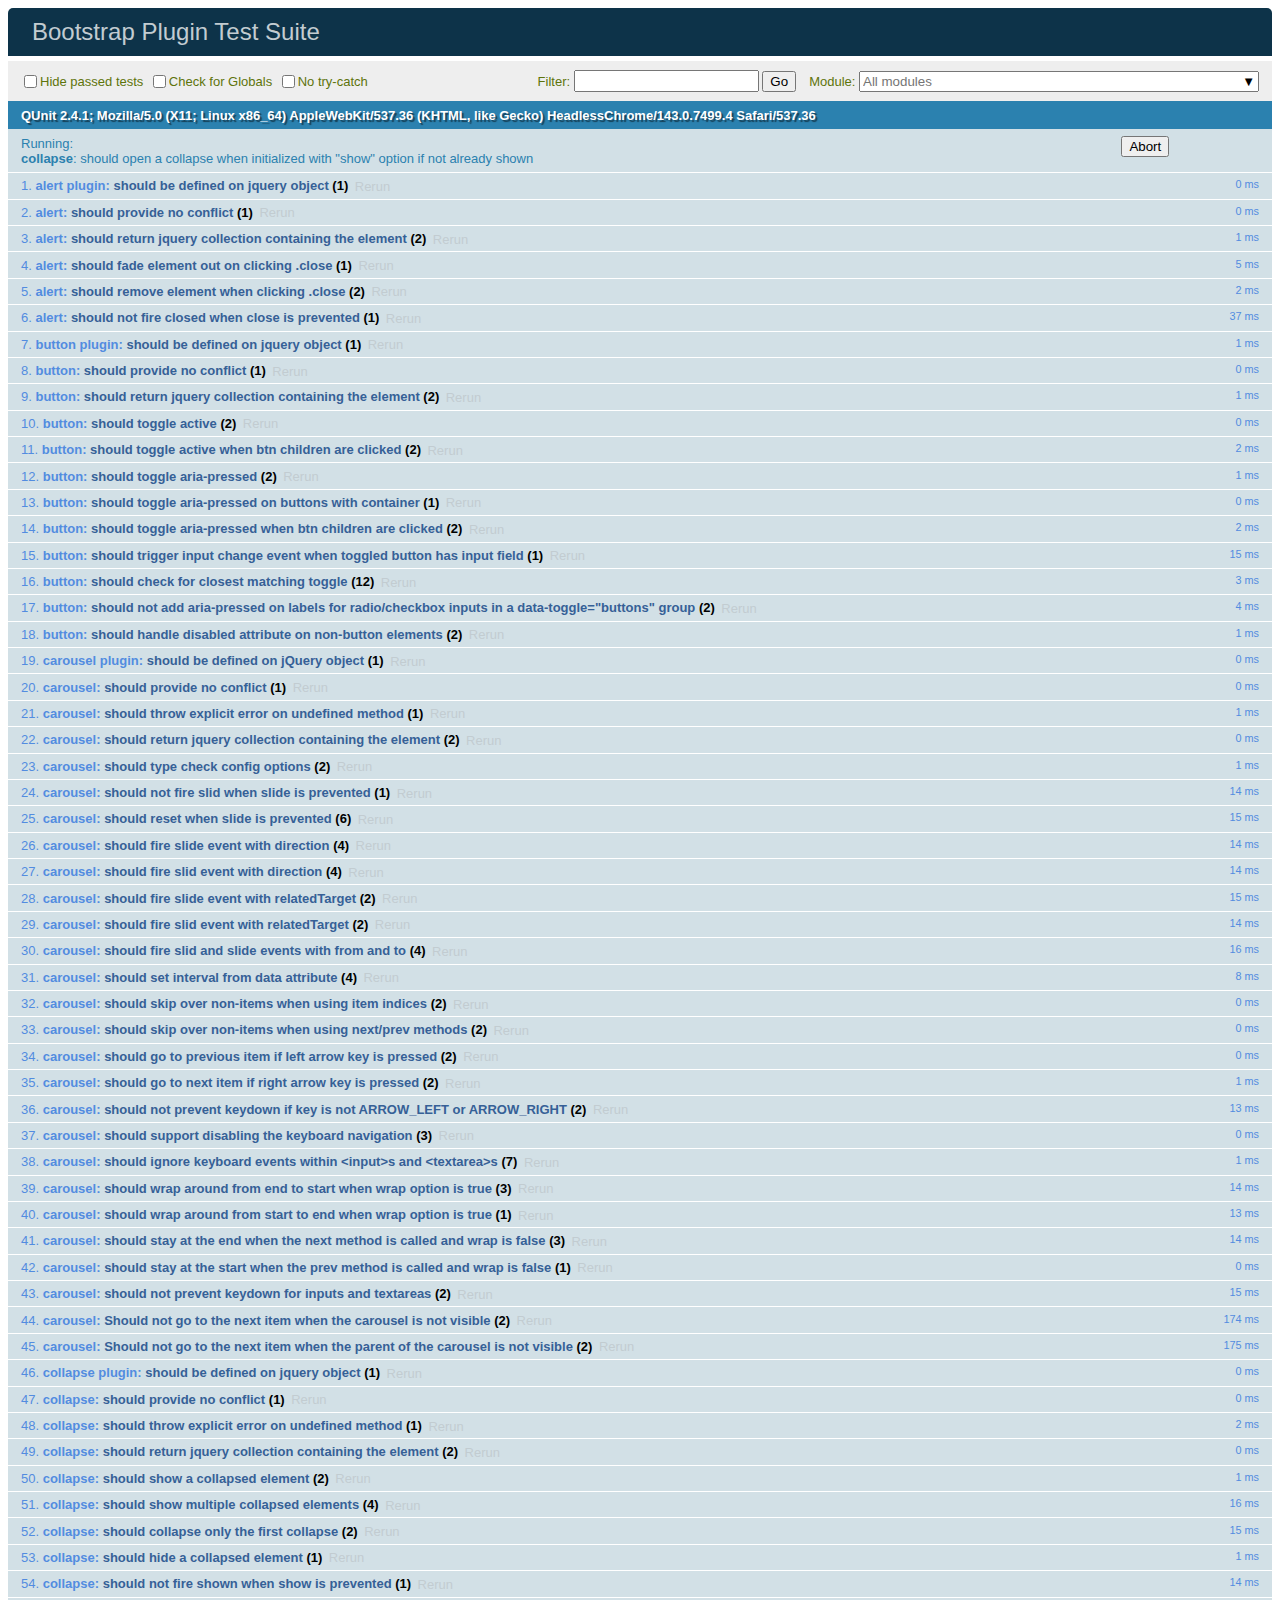
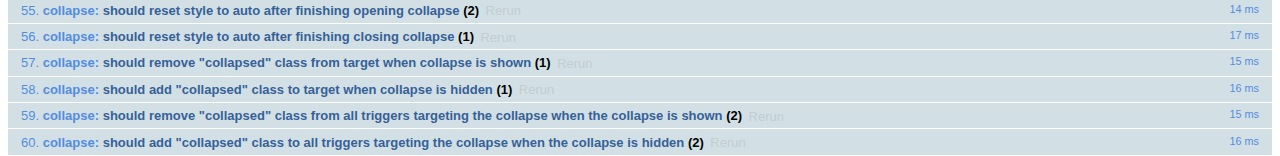
<file: bootstrap/js/tests/index.html>
<!doctype html>
<html lang="en">
  <head>
    <meta charset="utf-8">
    <meta name="viewport" content="width=device-width, initial-scale=1, shrink-to-fit=no">
    <title>Bootstrap Plugin Test Suite</title>

    <!-- jQuery -->
    <script>
      (function () {
        var path = '../../assets/js/vendor/jquery-slim.min.js'
        // get jquery param from the query string.
        var jQueryVersion = location.search.match(/[?&]jquery=(.*?)(?=&|$)/)

        // If a version was specified, use that version from our vendor folder
        if (jQueryVersion) {
          path = 'vendor/jquery-' + jQueryVersion[1] + '.min.js'
        }
        document.write('<script src="' + path + '"><\/script>')
      }())
    </script>
    <script src="../../assets/js/vendor/popper.min.js"></script>

    <!-- QUnit -->
    <link rel="stylesheet" href="vendor/qunit.css" media="screen">
    <script src="vendor/qunit.js"></script>

    <script>
      // Disable jQuery event aliases to ensure we don't accidentally use any of them
      [
        'blur',
        'focus',
        'focusin',
        'focusout',
        'resize',
        'scroll',
        'click',
        'dblclick',
        'mousedown',
        'mouseup',
        'mousemove',
        'mouseover',
        'mouseout',
        'mouseenter',
        'mouseleave',
        'change',
        'select',
        'submit',
        'keydown',
        'keypress',
        'keyup',
        'contextmenu'
      ].forEach(function(eventAlias) {
        $.fn[eventAlias] = function() {
          throw new Error('Using the ".' + eventAlias + '()" method is not allowed, so that Bootstrap can be compatible with custom jQuery builds which exclude the "event aliases" module that defines said method. See https://github.com/twbs/bootstrap/blob/master/CONTRIBUTING.md#js')
        }
      })

      // Require assert.expect in each test
      QUnit.config.requireExpects = true

      // See https://github.com/axemclion/grunt-saucelabs#test-result-details-with-qunit
      var log = []
      var testName

      QUnit.done(function(testResults) {
        var tests = []
        for (var i = 0; i < log.length; i++) {
          var details = log[i]
          tests.push({
            name: details.name,
            result: details.result,
            expected: details.expected,
            actual: details.actual,
            source: details.source
          })
        }
        testResults.tests = tests

        window.global_test_results = testResults
      })

      QUnit.testStart(function(testDetails) {
        QUnit.log(function(details) {
          if (!details.result) {
            details.name = testDetails.name
            log.push(details)
          }
        })
      })

      // Display fixture on-screen on iOS to avoid false positives
      // See https://github.com/twbs/bootstrap/pull/15955
      if (/iPhone|iPad|iPod/.test(navigator.userAgent)) {
        QUnit.begin(function() {
          $('#qunit-fixture').css({ top: 0, left: 0 })
        })

        QUnit.done(function() {
          $('#qunit-fixture').css({ top: '', left: '' })
        })
      }
    </script>

    <!-- Transpiled Plugins -->
    <script src="../dist/util.js"></script>
    <script src="../dist/alert.js"></script>
    <script src="../dist/button.js"></script>
    <script src="../dist/carousel.js"></script>
    <script src="../dist/collapse.js"></script>
    <script src="../dist/dropdown.js"></script>
    <script src="../dist/modal.js"></script>
    <script src="../dist/scrollspy.js"></script>
    <script src="../dist/tab.js"></script>
    <script src="../dist/tooltip.js"></script>
    <script src="../dist/popover.js"></script>

    <!-- Unit Tests -->
    <script src="unit/alert.js"></script>
    <script src="unit/button.js"></script>
    <script src="unit/carousel.js"></script>
    <script src="unit/collapse.js"></script>
    <script src="unit/dropdown.js"></script>
    <script src="unit/modal.js"></script>
    <script src="unit/scrollspy.js"></script>
    <script src="unit/tab.js"></script>
    <script src="unit/tooltip.js"></script>
    <script src="unit/popover.js"></script>
    <script src="unit/util.js"></script>
  </head>
  <body>
    <div id="qunit-container">
      <div id="qunit"></div>
      <div id="qunit-fixture"></div>
    </div>
  </body>
</html>
</file>
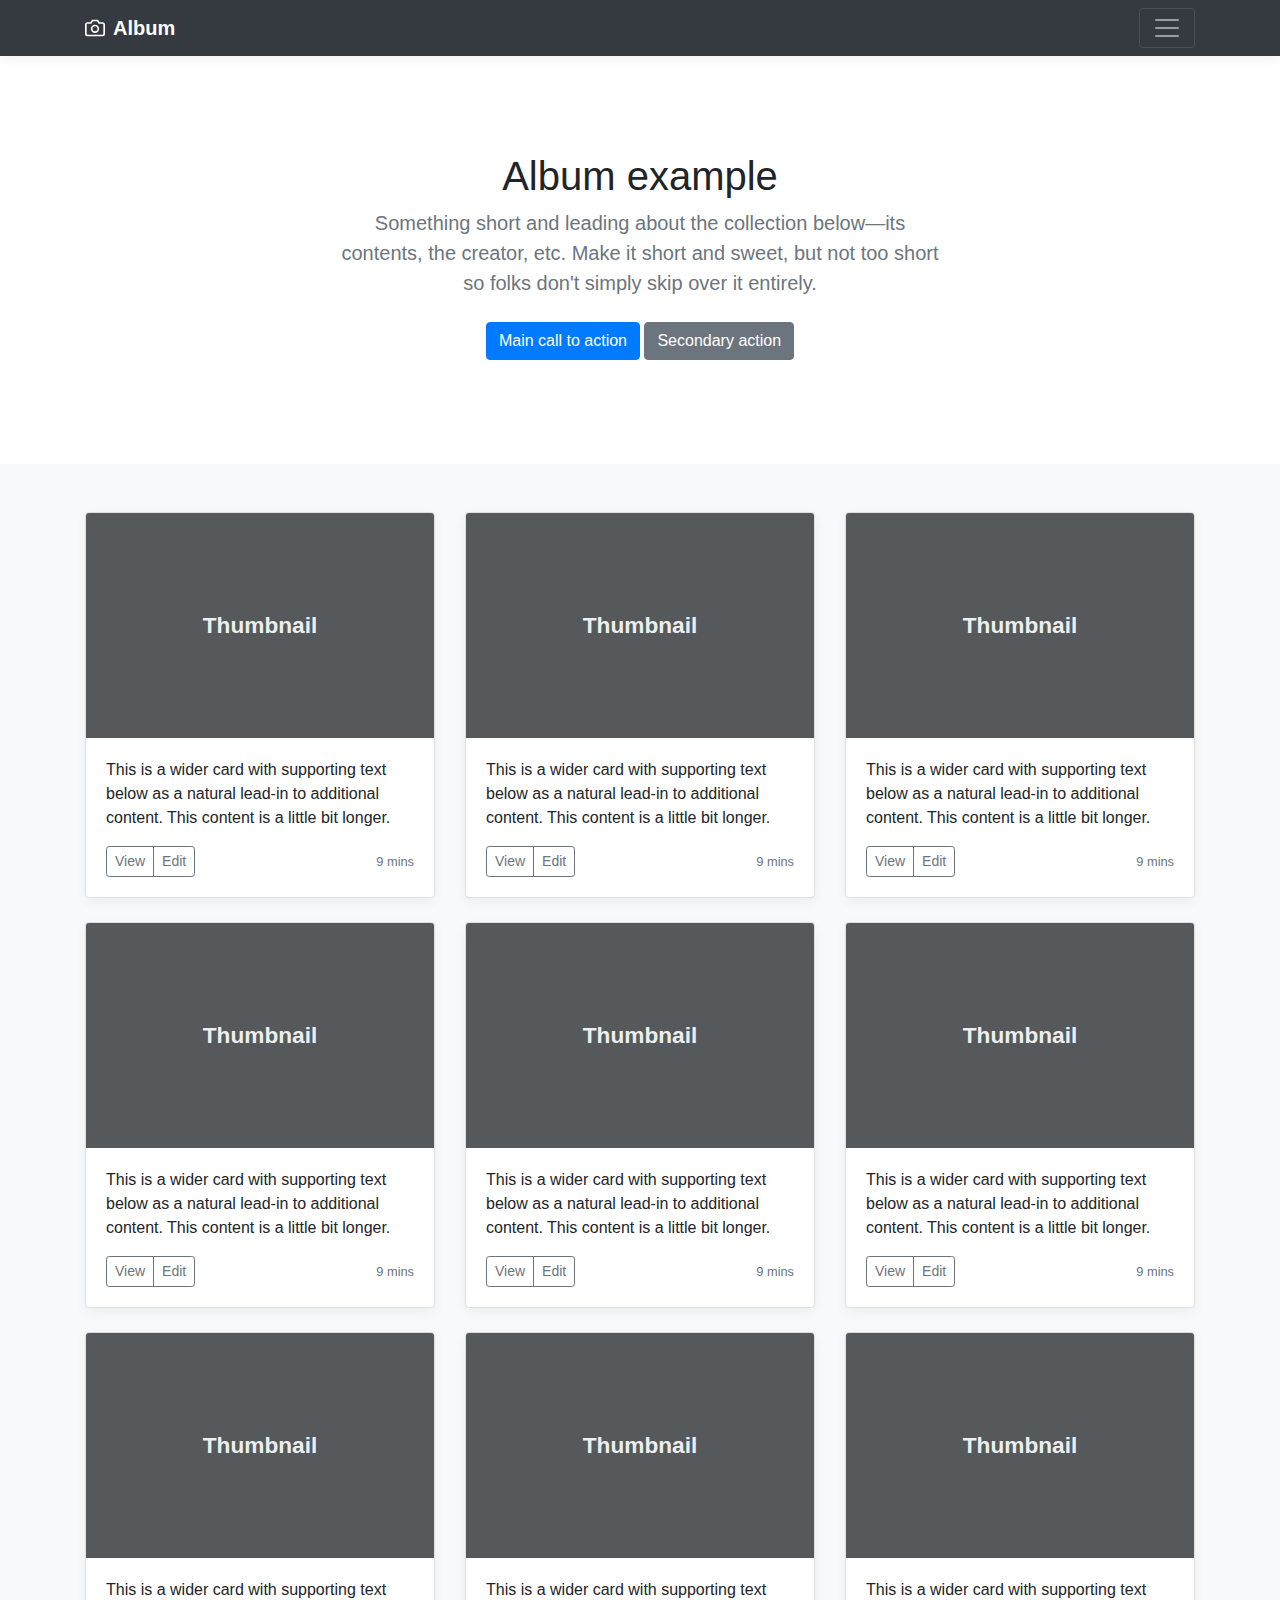
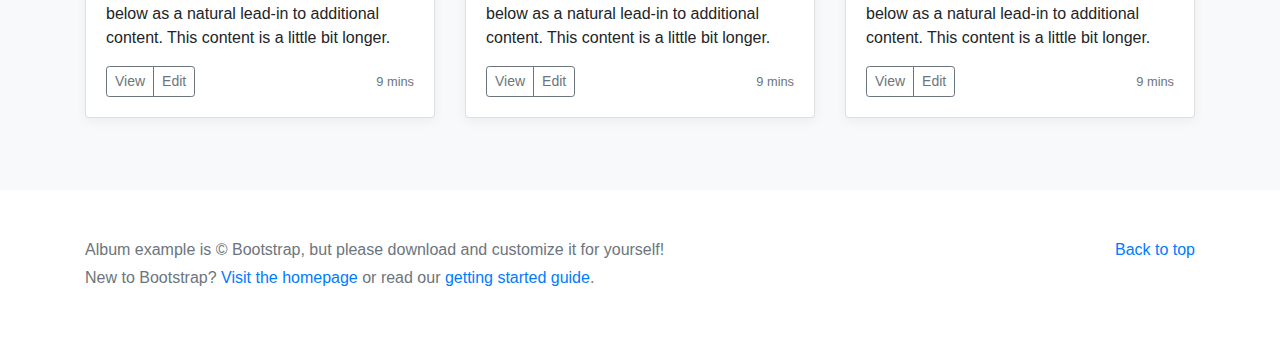
<file: bootstrap/docs/4.0/examples/album/index.html>
<!doctype html>
<html lang="en">
  <head>
    <meta charset="utf-8">
    <meta name="viewport" content="width=device-width, initial-scale=1, shrink-to-fit=no">
    <meta name="description" content="">
    <meta name="author" content="">
    <link rel="icon" href="../../../../favicon.ico">

    <title>Album example for Bootstrap</title>

    <!-- Bootstrap core CSS -->
    <link href="../../../../dist/css/bootstrap.min.css" rel="stylesheet">

    <!-- Custom styles for this template -->
    <link href="album.css" rel="stylesheet">
  </head>

  <body>

    <header>
      <div class="collapse bg-dark" id="navbarHeader">
        <div class="container">
          <div class="row">
            <div class="col-sm-8 col-md-7 py-4">
              <h4 class="text-white">About</h4>
              <p class="text-muted">Add some information about the album below, the author, or any other background context. Make it a few sentences long so folks can pick up some informative tidbits. Then, link them off to some social networking sites or contact information.</p>
            </div>
            <div class="col-sm-4 offset-md-1 py-4">
              <h4 class="text-white">Contact</h4>
              <ul class="list-unstyled">
                <li><a href="#" class="text-white">Follow on Twitter</a></li>
                <li><a href="#" class="text-white">Like on Facebook</a></li>
                <li><a href="#" class="text-white">Email me</a></li>
              </ul>
            </div>
          </div>
        </div>
      </div>
      <div class="navbar navbar-dark bg-dark box-shadow">
        <div class="container d-flex justify-content-between">
          <a href="#" class="navbar-brand d-flex align-items-center">
            <svg xmlns="http://www.w3.org/2000/svg" width="20" height="20" viewBox="0 0 24 24" fill="none" stroke="currentColor" stroke-width="2" stroke-linecap="round" stroke-linejoin="round" class="mr-2"><path d="M23 19a2 2 0 0 1-2 2H3a2 2 0 0 1-2-2V8a2 2 0 0 1 2-2h4l2-3h6l2 3h4a2 2 0 0 1 2 2z"></path><circle cx="12" cy="13" r="4"></circle></svg>
            <strong>Album</strong>
          </a>
          <button class="navbar-toggler" type="button" data-toggle="collapse" data-target="#navbarHeader" aria-controls="navbarHeader" aria-expanded="false" aria-label="Toggle navigation">
            <span class="navbar-toggler-icon"></span>
          </button>
        </div>
      </div>
    </header>

    <main role="main">

      <section class="jumbotron text-center">
        <div class="container">
          <h1 class="jumbotron-heading">Album example</h1>
          <p class="lead text-muted">Something short and leading about the collection below—its contents, the creator, etc. Make it short and sweet, but not too short so folks don't simply skip over it entirely.</p>
          <p>
            <a href="#" class="btn btn-primary my-2">Main call to action</a>
            <a href="#" class="btn btn-secondary my-2">Secondary action</a>
          </p>
        </div>
      </section>

      <div class="album py-5 bg-light">
        <div class="container">

          <div class="row">
            <div class="col-md-4">
              <div class="card mb-4 box-shadow">
                <img class="card-img-top" data-src="holder.js/100px225?theme=thumb&bg=55595c&fg=eceeef&text=Thumbnail" alt="Card image cap">
                <div class="card-body">
                  <p class="card-text">This is a wider card with supporting text below as a natural lead-in to additional content. This content is a little bit longer.</p>
                  <div class="d-flex justify-content-between align-items-center">
                    <div class="btn-group">
                      <button type="button" class="btn btn-sm btn-outline-secondary">View</button>
                      <button type="button" class="btn btn-sm btn-outline-secondary">Edit</button>
                    </div>
                    <small class="text-muted">9 mins</small>
                  </div>
                </div>
              </div>
            </div>
            <div class="col-md-4">
              <div class="card mb-4 box-shadow">
                <img class="card-img-top" data-src="holder.js/100px225?theme=thumb&bg=55595c&fg=eceeef&text=Thumbnail" alt="Card image cap">
                <div class="card-body">
                  <p class="card-text">This is a wider card with supporting text below as a natural lead-in to additional content. This content is a little bit longer.</p>
                  <div class="d-flex justify-content-between align-items-center">
                    <div class="btn-group">
                      <button type="button" class="btn btn-sm btn-outline-secondary">View</button>
                      <button type="button" class="btn btn-sm btn-outline-secondary">Edit</button>
                    </div>
                    <small class="text-muted">9 mins</small>
                  </div>
                </div>
              </div>
            </div>
            <div class="col-md-4">
              <div class="card mb-4 box-shadow">
                <img class="card-img-top" data-src="holder.js/100px225?theme=thumb&bg=55595c&fg=eceeef&text=Thumbnail" alt="Card image cap">
                <div class="card-body">
                  <p class="card-text">This is a wider card with supporting text below as a natural lead-in to additional content. This content is a little bit longer.</p>
                  <div class="d-flex justify-content-between align-items-center">
                    <div class="btn-group">
                      <button type="button" class="btn btn-sm btn-outline-secondary">View</button>
                      <button type="button" class="btn btn-sm btn-outline-secondary">Edit</button>
                    </div>
                    <small class="text-muted">9 mins</small>
                  </div>
                </div>
              </div>
            </div>

            <div class="col-md-4">
              <div class="card mb-4 box-shadow">
                <img class="card-img-top" data-src="holder.js/100px225?theme=thumb&bg=55595c&fg=eceeef&text=Thumbnail" alt="Card image cap">
                <div class="card-body">
                  <p class="card-text">This is a wider card with supporting text below as a natural lead-in to additional content. This content is a little bit longer.</p>
                  <div class="d-flex justify-content-between align-items-center">
                    <div class="btn-group">
                      <button type="button" class="btn btn-sm btn-outline-secondary">View</button>
                      <button type="button" class="btn btn-sm btn-outline-secondary">Edit</button>
                    </div>
                    <small class="text-muted">9 mins</small>
                  </div>
                </div>
              </div>
            </div>
            <div class="col-md-4">
              <div class="card mb-4 box-shadow">
                <img class="card-img-top" data-src="holder.js/100px225?theme=thumb&bg=55595c&fg=eceeef&text=Thumbnail" alt="Card image cap">
                <div class="card-body">
                  <p class="card-text">This is a wider card with supporting text below as a natural lead-in to additional content. This content is a little bit longer.</p>
                  <div class="d-flex justify-content-between align-items-center">
                    <div class="btn-group">
                      <button type="button" class="btn btn-sm btn-outline-secondary">View</button>
                      <button type="button" class="btn btn-sm btn-outline-secondary">Edit</button>
                    </div>
                    <small class="text-muted">9 mins</small>
                  </div>
                </div>
              </div>
            </div>
            <div class="col-md-4">
              <div class="card mb-4 box-shadow">
                <img class="card-img-top" data-src="holder.js/100px225?theme=thumb&bg=55595c&fg=eceeef&text=Thumbnail" alt="Card image cap">
                <div class="card-body">
                  <p class="card-text">This is a wider card with supporting text below as a natural lead-in to additional content. This content is a little bit longer.</p>
                  <div class="d-flex justify-content-between align-items-center">
                    <div class="btn-group">
                      <button type="button" class="btn btn-sm btn-outline-secondary">View</button>
                      <button type="button" class="btn btn-sm btn-outline-secondary">Edit</button>
                    </div>
                    <small class="text-muted">9 mins</small>
                  </div>
                </div>
              </div>
            </div>

            <div class="col-md-4">
              <div class="card mb-4 box-shadow">
                <img class="card-img-top" data-src="holder.js/100px225?theme=thumb&bg=55595c&fg=eceeef&text=Thumbnail" alt="Card image cap">
                <div class="card-body">
                  <p class="card-text">This is a wider card with supporting text below as a natural lead-in to additional content. This content is a little bit longer.</p>
                  <div class="d-flex justify-content-between align-items-center">
                    <div class="btn-group">
                      <button type="button" class="btn btn-sm btn-outline-secondary">View</button>
                      <button type="button" class="btn btn-sm btn-outline-secondary">Edit</button>
                    </div>
                    <small class="text-muted">9 mins</small>
                  </div>
                </div>
              </div>
            </div>
            <div class="col-md-4">
              <div class="card mb-4 box-shadow">
                <img class="card-img-top" data-src="holder.js/100px225?theme=thumb&bg=55595c&fg=eceeef&text=Thumbnail" alt="Card image cap">
                <div class="card-body">
                  <p class="card-text">This is a wider card with supporting text below as a natural lead-in to additional content. This content is a little bit longer.</p>
                  <div class="d-flex justify-content-between align-items-center">
                    <div class="btn-group">
                      <button type="button" class="btn btn-sm btn-outline-secondary">View</button>
                      <button type="button" class="btn btn-sm btn-outline-secondary">Edit</button>
                    </div>
                    <small class="text-muted">9 mins</small>
                  </div>
                </div>
              </div>
            </div>
            <div class="col-md-4">
              <div class="card mb-4 box-shadow">
                <img class="card-img-top" data-src="holder.js/100px225?theme=thumb&bg=55595c&fg=eceeef&text=Thumbnail" alt="Card image cap">
                <div class="card-body">
                  <p class="card-text">This is a wider card with supporting text below as a natural lead-in to additional content. This content is a little bit longer.</p>
                  <div class="d-flex justify-content-between align-items-center">
                    <div class="btn-group">
                      <button type="button" class="btn btn-sm btn-outline-secondary">View</button>
                      <button type="button" class="btn btn-sm btn-outline-secondary">Edit</button>
                    </div>
                    <small class="text-muted">9 mins</small>
                  </div>
                </div>
              </div>
            </div>
          </div>
        </div>
      </div>

    </main>

    <footer class="text-muted">
      <div class="container">
        <p class="float-right">
          <a href="#">Back to top</a>
        </p>
        <p>Album example is &copy; Bootstrap, but please download and customize it for yourself!</p>
        <p>New to Bootstrap? <a href="../../">Visit the homepage</a> or read our <a href="../../getting-started/">getting started guide</a>.</p>
      </div>
    </footer>

    <!-- Bootstrap core JavaScript
    ================================================== -->
    <!-- Placed at the end of the document so the pages load faster -->
    <script src="https://code.jquery.com/jquery-3.2.1.slim.min.js" integrity="sha384-KJ3o2DKtIkvYIK3UENzmM7KCkRr/rE9/Qpg6aAZGJwFDMVNA/GpGFF93hXpG5KkN" crossorigin="anonymous"></script>
    <script>window.jQuery || document.write('<script src="../../../../assets/js/vendor/jquery-slim.min.js"><\/script>')</script>
    <script src="../../../../assets/js/vendor/popper.min.js"></script>
    <script src="../../../../dist/js/bootstrap.min.js"></script>
    <script src="../../../../assets/js/vendor/holder.min.js"></script>
  </body>
</html>
</file>
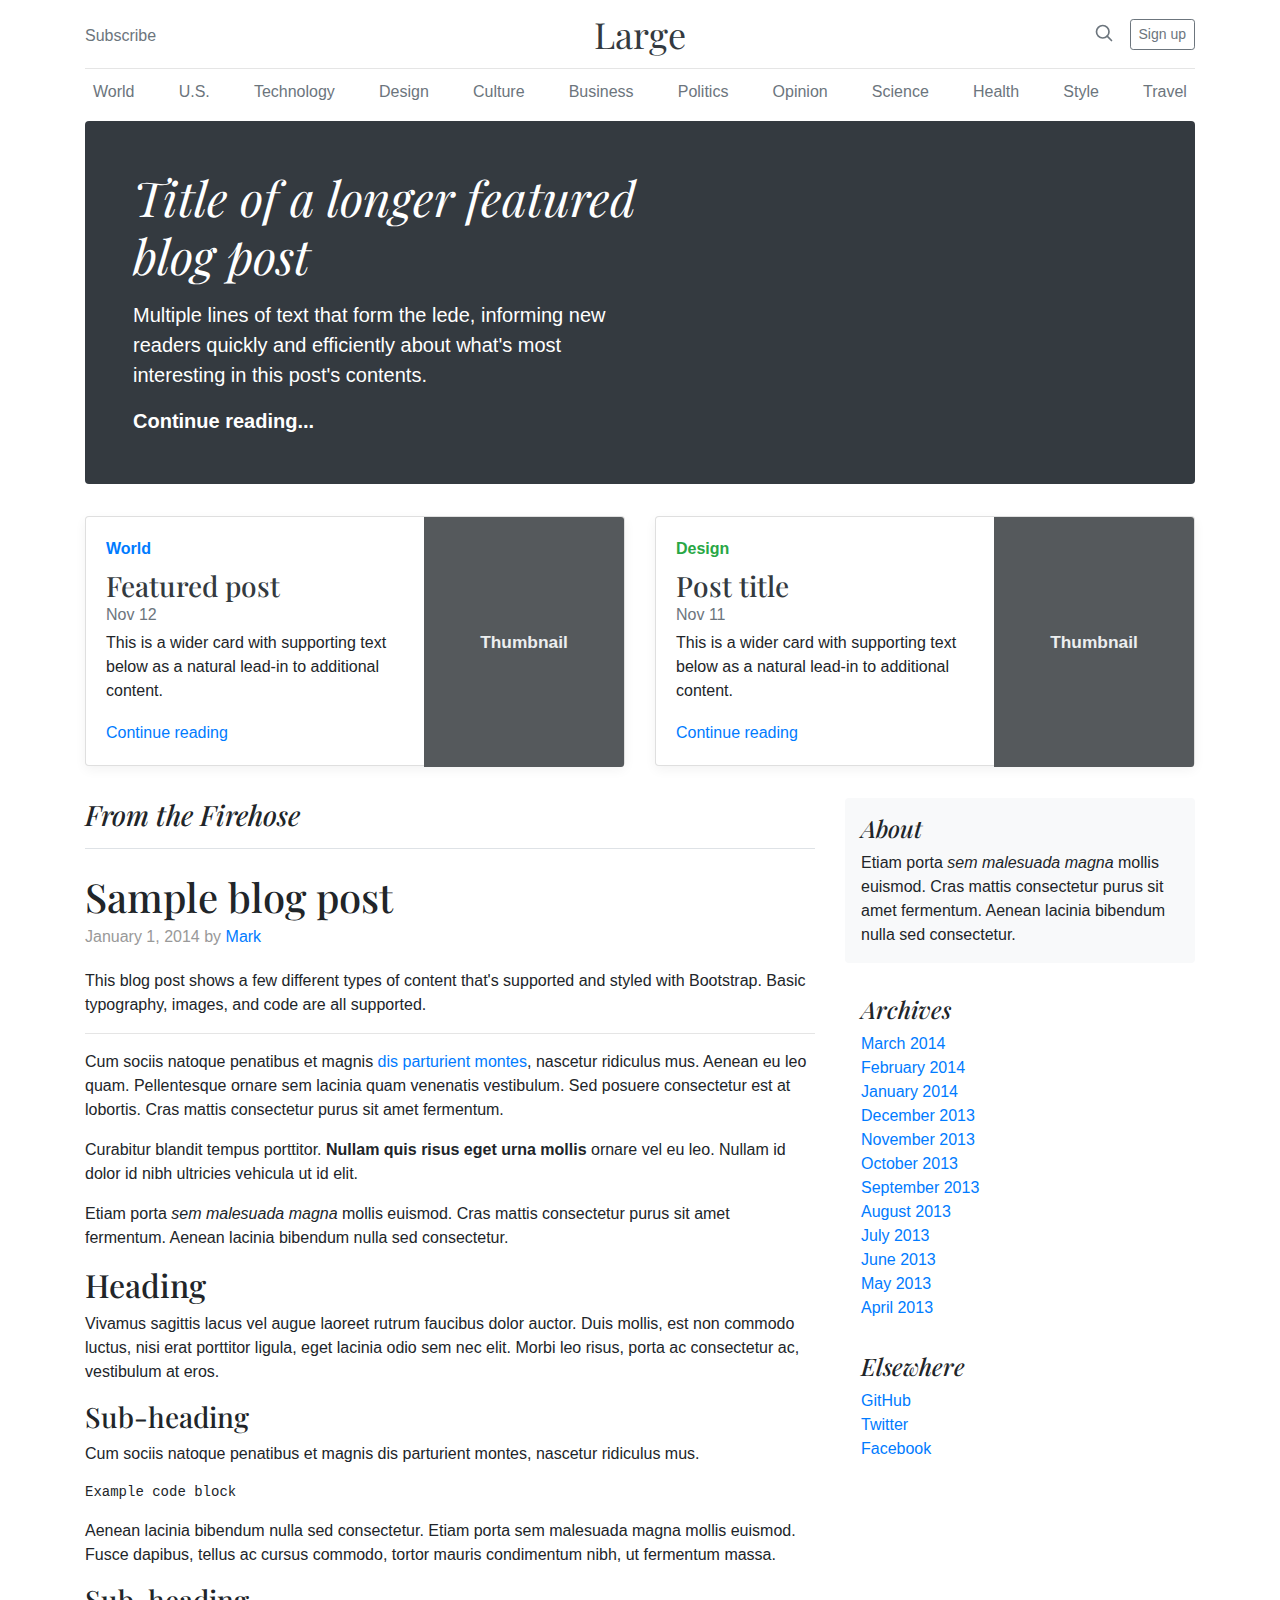
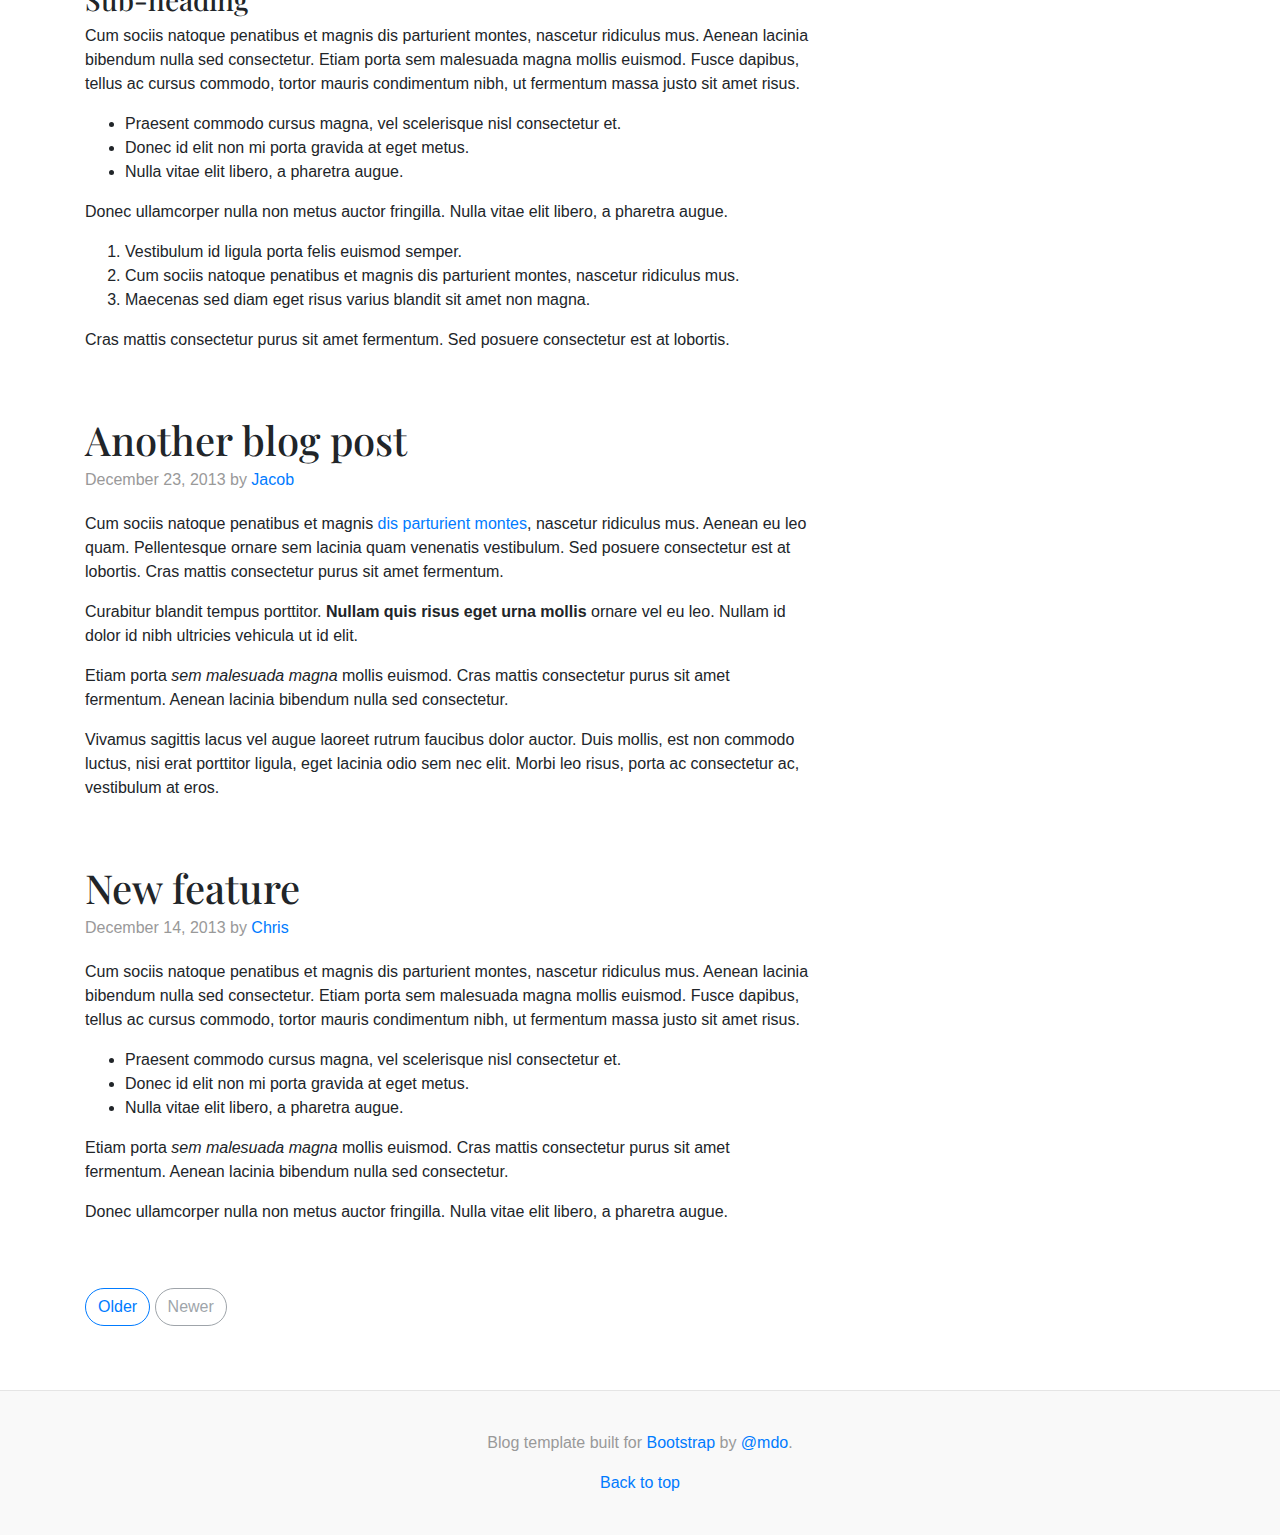
<file: bootstrap/docs/4.0/examples/blog/index.html>
<!doctype html>
<html lang="en">
  <head>
    <meta charset="utf-8">
    <meta name="viewport" content="width=device-width, initial-scale=1, shrink-to-fit=no">
    <meta name="description" content="">
    <meta name="author" content="">
    <link rel="icon" href="../../../../favicon.ico">

    <title>Blog Template for Bootstrap</title>

    <!-- Bootstrap core CSS -->
    <link href="../../../../dist/css/bootstrap.min.css" rel="stylesheet">

    <!-- Custom styles for this template -->
    <link href="https://fonts.googleapis.com/css?family=Playfair+Display:700,900" rel="stylesheet">
    <link href="blog.css" rel="stylesheet">
  </head>

  <body>

    <div class="container">
      <header class="blog-header py-3">
        <div class="row flex-nowrap justify-content-between align-items-center">
          <div class="col-4 pt-1">
            <a class="text-muted" href="#">Subscribe</a>
          </div>
          <div class="col-4 text-center">
            <a class="blog-header-logo text-dark" href="#">Large</a>
          </div>
          <div class="col-4 d-flex justify-content-end align-items-center">
            <a class="text-muted" href="#">
              <svg xmlns="http://www.w3.org/2000/svg" width="20" height="20" viewBox="0 0 24 24" fill="none" stroke="currentColor" stroke-width="2" stroke-linecap="round" stroke-linejoin="round" class="mx-3"><circle cx="10.5" cy="10.5" r="7.5"></circle><line x1="21" y1="21" x2="15.8" y2="15.8"></line></svg>
            </a>
            <a class="btn btn-sm btn-outline-secondary" href="#">Sign up</a>
          </div>
        </div>
      </header>

      <div class="nav-scroller py-1 mb-2">
        <nav class="nav d-flex justify-content-between">
          <a class="p-2 text-muted" href="#">World</a>
          <a class="p-2 text-muted" href="#">U.S.</a>
          <a class="p-2 text-muted" href="#">Technology</a>
          <a class="p-2 text-muted" href="#">Design</a>
          <a class="p-2 text-muted" href="#">Culture</a>
          <a class="p-2 text-muted" href="#">Business</a>
          <a class="p-2 text-muted" href="#">Politics</a>
          <a class="p-2 text-muted" href="#">Opinion</a>
          <a class="p-2 text-muted" href="#">Science</a>
          <a class="p-2 text-muted" href="#">Health</a>
          <a class="p-2 text-muted" href="#">Style</a>
          <a class="p-2 text-muted" href="#">Travel</a>
        </nav>
      </div>

      <div class="jumbotron p-3 p-md-5 text-white rounded bg-dark">
        <div class="col-md-6 px-0">
          <h1 class="display-4 font-italic">Title of a longer featured blog post</h1>
          <p class="lead my-3">Multiple lines of text that form the lede, informing new readers quickly and efficiently about what's most interesting in this post's contents.</p>
          <p class="lead mb-0"><a href="#" class="text-white font-weight-bold">Continue reading...</a></p>
        </div>
      </div>

      <div class="row mb-2">
        <div class="col-md-6">
          <div class="card flex-md-row mb-4 box-shadow h-md-250">
            <div class="card-body d-flex flex-column align-items-start">
              <strong class="d-inline-block mb-2 text-primary">World</strong>
              <h3 class="mb-0">
                <a class="text-dark" href="#">Featured post</a>
              </h3>
              <div class="mb-1 text-muted">Nov 12</div>
              <p class="card-text mb-auto">This is a wider card with supporting text below as a natural lead-in to additional content.</p>
              <a href="#">Continue reading</a>
            </div>
            <img class="card-img-right flex-auto d-none d-md-block" data-src="holder.js/200x250?theme=thumb" alt="Card image cap">
          </div>
        </div>
        <div class="col-md-6">
          <div class="card flex-md-row mb-4 box-shadow h-md-250">
            <div class="card-body d-flex flex-column align-items-start">
              <strong class="d-inline-block mb-2 text-success">Design</strong>
              <h3 class="mb-0">
                <a class="text-dark" href="#">Post title</a>
              </h3>
              <div class="mb-1 text-muted">Nov 11</div>
              <p class="card-text mb-auto">This is a wider card with supporting text below as a natural lead-in to additional content.</p>
              <a href="#">Continue reading</a>
            </div>
            <img class="card-img-right flex-auto d-none d-md-block" data-src="holder.js/200x250?theme=thumb" alt="Card image cap">
          </div>
        </div>
      </div>
    </div>

    <main role="main" class="container">
      <div class="row">
        <div class="col-md-8 blog-main">
          <h3 class="pb-3 mb-4 font-italic border-bottom">
            From the Firehose
          </h3>

          <div class="blog-post">
            <h2 class="blog-post-title">Sample blog post</h2>
            <p class="blog-post-meta">January 1, 2014 by <a href="#">Mark</a></p>

            <p>This blog post shows a few different types of content that's supported and styled with Bootstrap. Basic typography, images, and code are all supported.</p>
            <hr>
            <p>Cum sociis natoque penatibus et magnis <a href="#">dis parturient montes</a>, nascetur ridiculus mus. Aenean eu leo quam. Pellentesque ornare sem lacinia quam venenatis vestibulum. Sed posuere consectetur est at lobortis. Cras mattis consectetur purus sit amet fermentum.</p>
            <blockquote>
              <p>Curabitur blandit tempus porttitor. <strong>Nullam quis risus eget urna mollis</strong> ornare vel eu leo. Nullam id dolor id nibh ultricies vehicula ut id elit.</p>
            </blockquote>
            <p>Etiam porta <em>sem malesuada magna</em> mollis euismod. Cras mattis consectetur purus sit amet fermentum. Aenean lacinia bibendum nulla sed consectetur.</p>
            <h2>Heading</h2>
            <p>Vivamus sagittis lacus vel augue laoreet rutrum faucibus dolor auctor. Duis mollis, est non commodo luctus, nisi erat porttitor ligula, eget lacinia odio sem nec elit. Morbi leo risus, porta ac consectetur ac, vestibulum at eros.</p>
            <h3>Sub-heading</h3>
            <p>Cum sociis natoque penatibus et magnis dis parturient montes, nascetur ridiculus mus.</p>
            <pre><code>Example code block</code></pre>
            <p>Aenean lacinia bibendum nulla sed consectetur. Etiam porta sem malesuada magna mollis euismod. Fusce dapibus, tellus ac cursus commodo, tortor mauris condimentum nibh, ut fermentum massa.</p>
            <h3>Sub-heading</h3>
            <p>Cum sociis natoque penatibus et magnis dis parturient montes, nascetur ridiculus mus. Aenean lacinia bibendum nulla sed consectetur. Etiam porta sem malesuada magna mollis euismod. Fusce dapibus, tellus ac cursus commodo, tortor mauris condimentum nibh, ut fermentum massa justo sit amet risus.</p>
            <ul>
              <li>Praesent commodo cursus magna, vel scelerisque nisl consectetur et.</li>
              <li>Donec id elit non mi porta gravida at eget metus.</li>
              <li>Nulla vitae elit libero, a pharetra augue.</li>
            </ul>
            <p>Donec ullamcorper nulla non metus auctor fringilla. Nulla vitae elit libero, a pharetra augue.</p>
            <ol>
              <li>Vestibulum id ligula porta felis euismod semper.</li>
              <li>Cum sociis natoque penatibus et magnis dis parturient montes, nascetur ridiculus mus.</li>
              <li>Maecenas sed diam eget risus varius blandit sit amet non magna.</li>
            </ol>
            <p>Cras mattis consectetur purus sit amet fermentum. Sed posuere consectetur est at lobortis.</p>
          </div><!-- /.blog-post -->

          <div class="blog-post">
            <h2 class="blog-post-title">Another blog post</h2>
            <p class="blog-post-meta">December 23, 2013 by <a href="#">Jacob</a></p>

            <p>Cum sociis natoque penatibus et magnis <a href="#">dis parturient montes</a>, nascetur ridiculus mus. Aenean eu leo quam. Pellentesque ornare sem lacinia quam venenatis vestibulum. Sed posuere consectetur est at lobortis. Cras mattis consectetur purus sit amet fermentum.</p>
            <blockquote>
              <p>Curabitur blandit tempus porttitor. <strong>Nullam quis risus eget urna mollis</strong> ornare vel eu leo. Nullam id dolor id nibh ultricies vehicula ut id elit.</p>
            </blockquote>
            <p>Etiam porta <em>sem malesuada magna</em> mollis euismod. Cras mattis consectetur purus sit amet fermentum. Aenean lacinia bibendum nulla sed consectetur.</p>
            <p>Vivamus sagittis lacus vel augue laoreet rutrum faucibus dolor auctor. Duis mollis, est non commodo luctus, nisi erat porttitor ligula, eget lacinia odio sem nec elit. Morbi leo risus, porta ac consectetur ac, vestibulum at eros.</p>
          </div><!-- /.blog-post -->

          <div class="blog-post">
            <h2 class="blog-post-title">New feature</h2>
            <p class="blog-post-meta">December 14, 2013 by <a href="#">Chris</a></p>

            <p>Cum sociis natoque penatibus et magnis dis parturient montes, nascetur ridiculus mus. Aenean lacinia bibendum nulla sed consectetur. Etiam porta sem malesuada magna mollis euismod. Fusce dapibus, tellus ac cursus commodo, tortor mauris condimentum nibh, ut fermentum massa justo sit amet risus.</p>
            <ul>
              <li>Praesent commodo cursus magna, vel scelerisque nisl consectetur et.</li>
              <li>Donec id elit non mi porta gravida at eget metus.</li>
              <li>Nulla vitae elit libero, a pharetra augue.</li>
            </ul>
            <p>Etiam porta <em>sem malesuada magna</em> mollis euismod. Cras mattis consectetur purus sit amet fermentum. Aenean lacinia bibendum nulla sed consectetur.</p>
            <p>Donec ullamcorper nulla non metus auctor fringilla. Nulla vitae elit libero, a pharetra augue.</p>
          </div><!-- /.blog-post -->

          <nav class="blog-pagination">
            <a class="btn btn-outline-primary" href="#">Older</a>
            <a class="btn btn-outline-secondary disabled" href="#">Newer</a>
          </nav>

        </div><!-- /.blog-main -->

        <aside class="col-md-4 blog-sidebar">
          <div class="p-3 mb-3 bg-light rounded">
            <h4 class="font-italic">About</h4>
            <p class="mb-0">Etiam porta <em>sem malesuada magna</em> mollis euismod. Cras mattis consectetur purus sit amet fermentum. Aenean lacinia bibendum nulla sed consectetur.</p>
          </div>

          <div class="p-3">
            <h4 class="font-italic">Archives</h4>
            <ol class="list-unstyled mb-0">
              <li><a href="#">March 2014</a></li>
              <li><a href="#">February 2014</a></li>
              <li><a href="#">January 2014</a></li>
              <li><a href="#">December 2013</a></li>
              <li><a href="#">November 2013</a></li>
              <li><a href="#">October 2013</a></li>
              <li><a href="#">September 2013</a></li>
              <li><a href="#">August 2013</a></li>
              <li><a href="#">July 2013</a></li>
              <li><a href="#">June 2013</a></li>
              <li><a href="#">May 2013</a></li>
              <li><a href="#">April 2013</a></li>
            </ol>
          </div>

          <div class="p-3">
            <h4 class="font-italic">Elsewhere</h4>
            <ol class="list-unstyled">
              <li><a href="#">GitHub</a></li>
              <li><a href="#">Twitter</a></li>
              <li><a href="#">Facebook</a></li>
            </ol>
          </div>
        </aside><!-- /.blog-sidebar -->

      </div><!-- /.row -->

    </main><!-- /.container -->

    <footer class="blog-footer">
      <p>Blog template built for <a href="https://getbootstrap.com/">Bootstrap</a> by <a href="https://twitter.com/mdo">@mdo</a>.</p>
      <p>
        <a href="#">Back to top</a>
      </p>
    </footer>

    <!-- Bootstrap core JavaScript
    ================================================== -->
    <!-- Placed at the end of the document so the pages load faster -->
    <script src="https://code.jquery.com/jquery-3.2.1.slim.min.js" integrity="sha384-KJ3o2DKtIkvYIK3UENzmM7KCkRr/rE9/Qpg6aAZGJwFDMVNA/GpGFF93hXpG5KkN" crossorigin="anonymous"></script>
    <script>window.jQuery || document.write('<script src="../../../../assets/js/vendor/jquery-slim.min.js"><\/script>')</script>
    <script src="../../../../assets/js/vendor/popper.min.js"></script>
    <script src="../../../../dist/js/bootstrap.min.js"></script>
    <script src="../../../../assets/js/vendor/holder.min.js"></script>
    <script>
      Holder.addTheme('thumb', {
        bg: '#55595c',
        fg: '#eceeef',
        text: 'Thumbnail'
      });
    </script>
  </body>
</html>
</file>
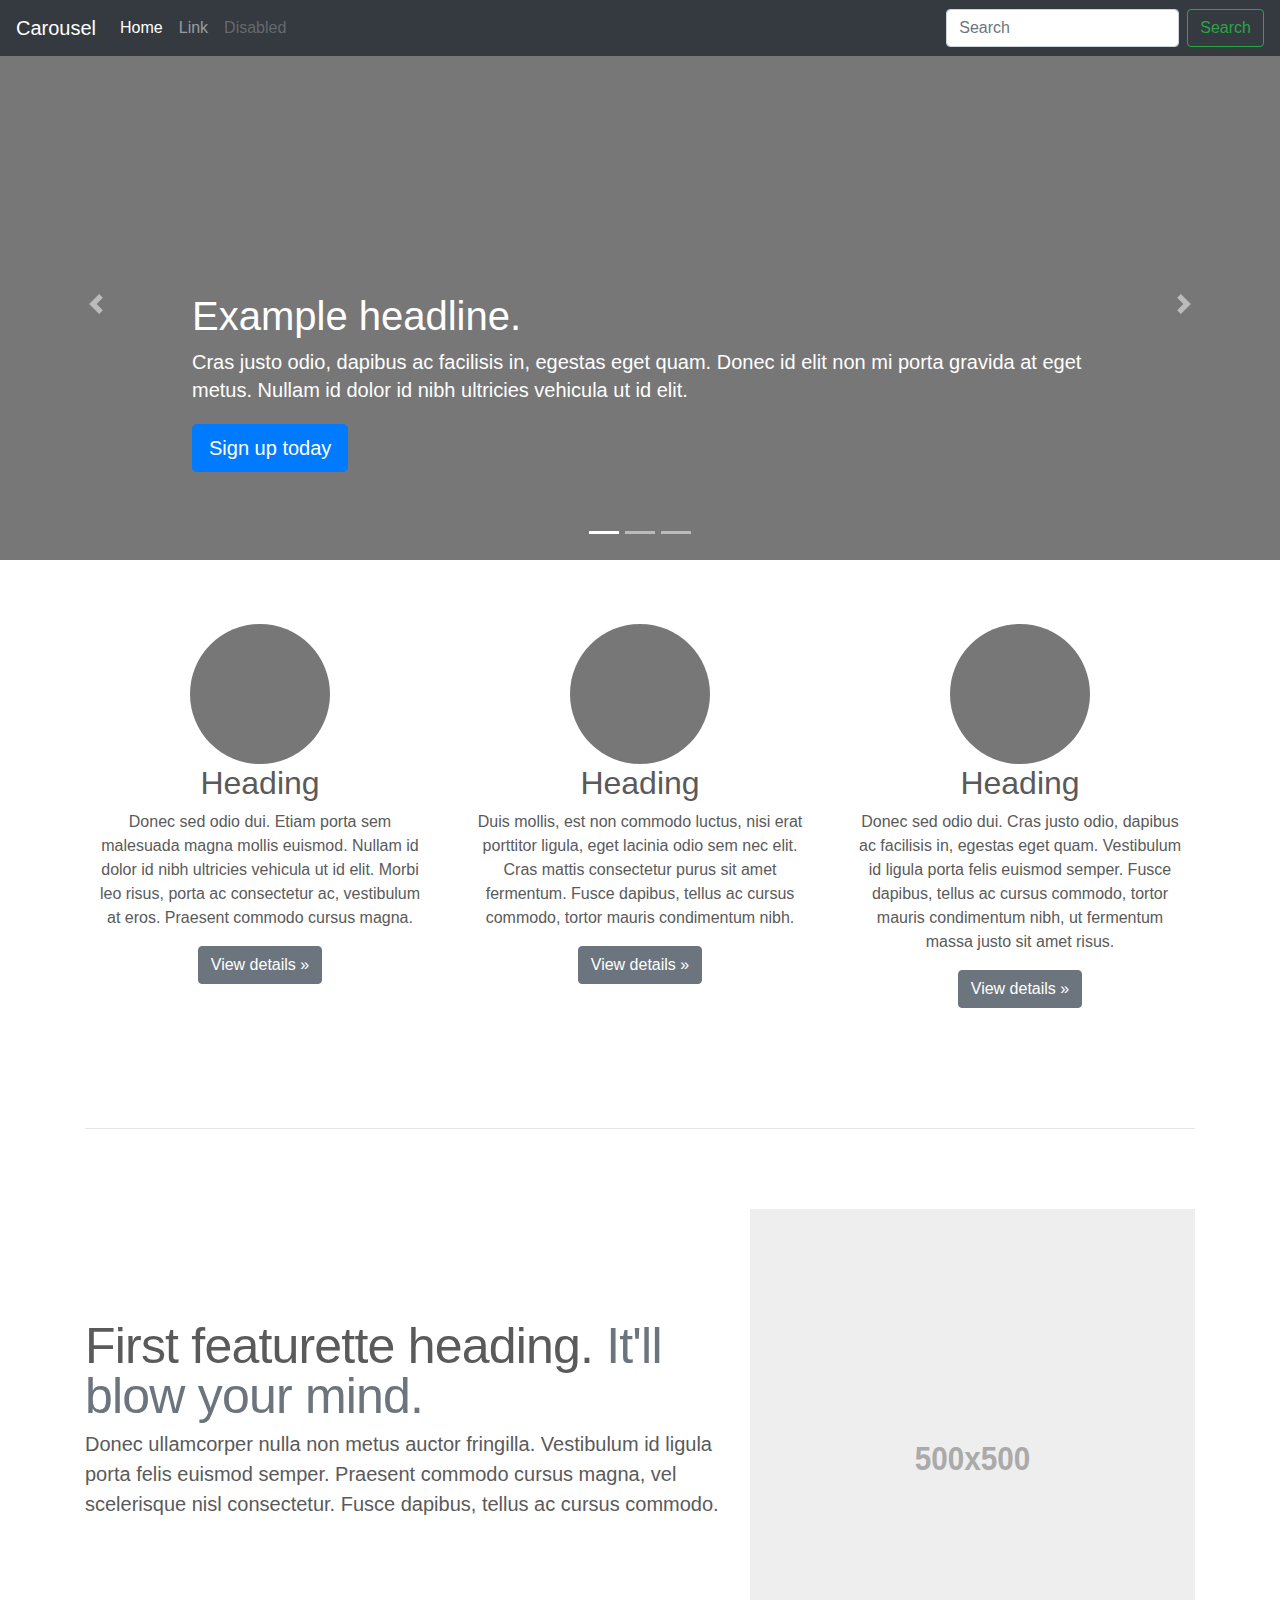
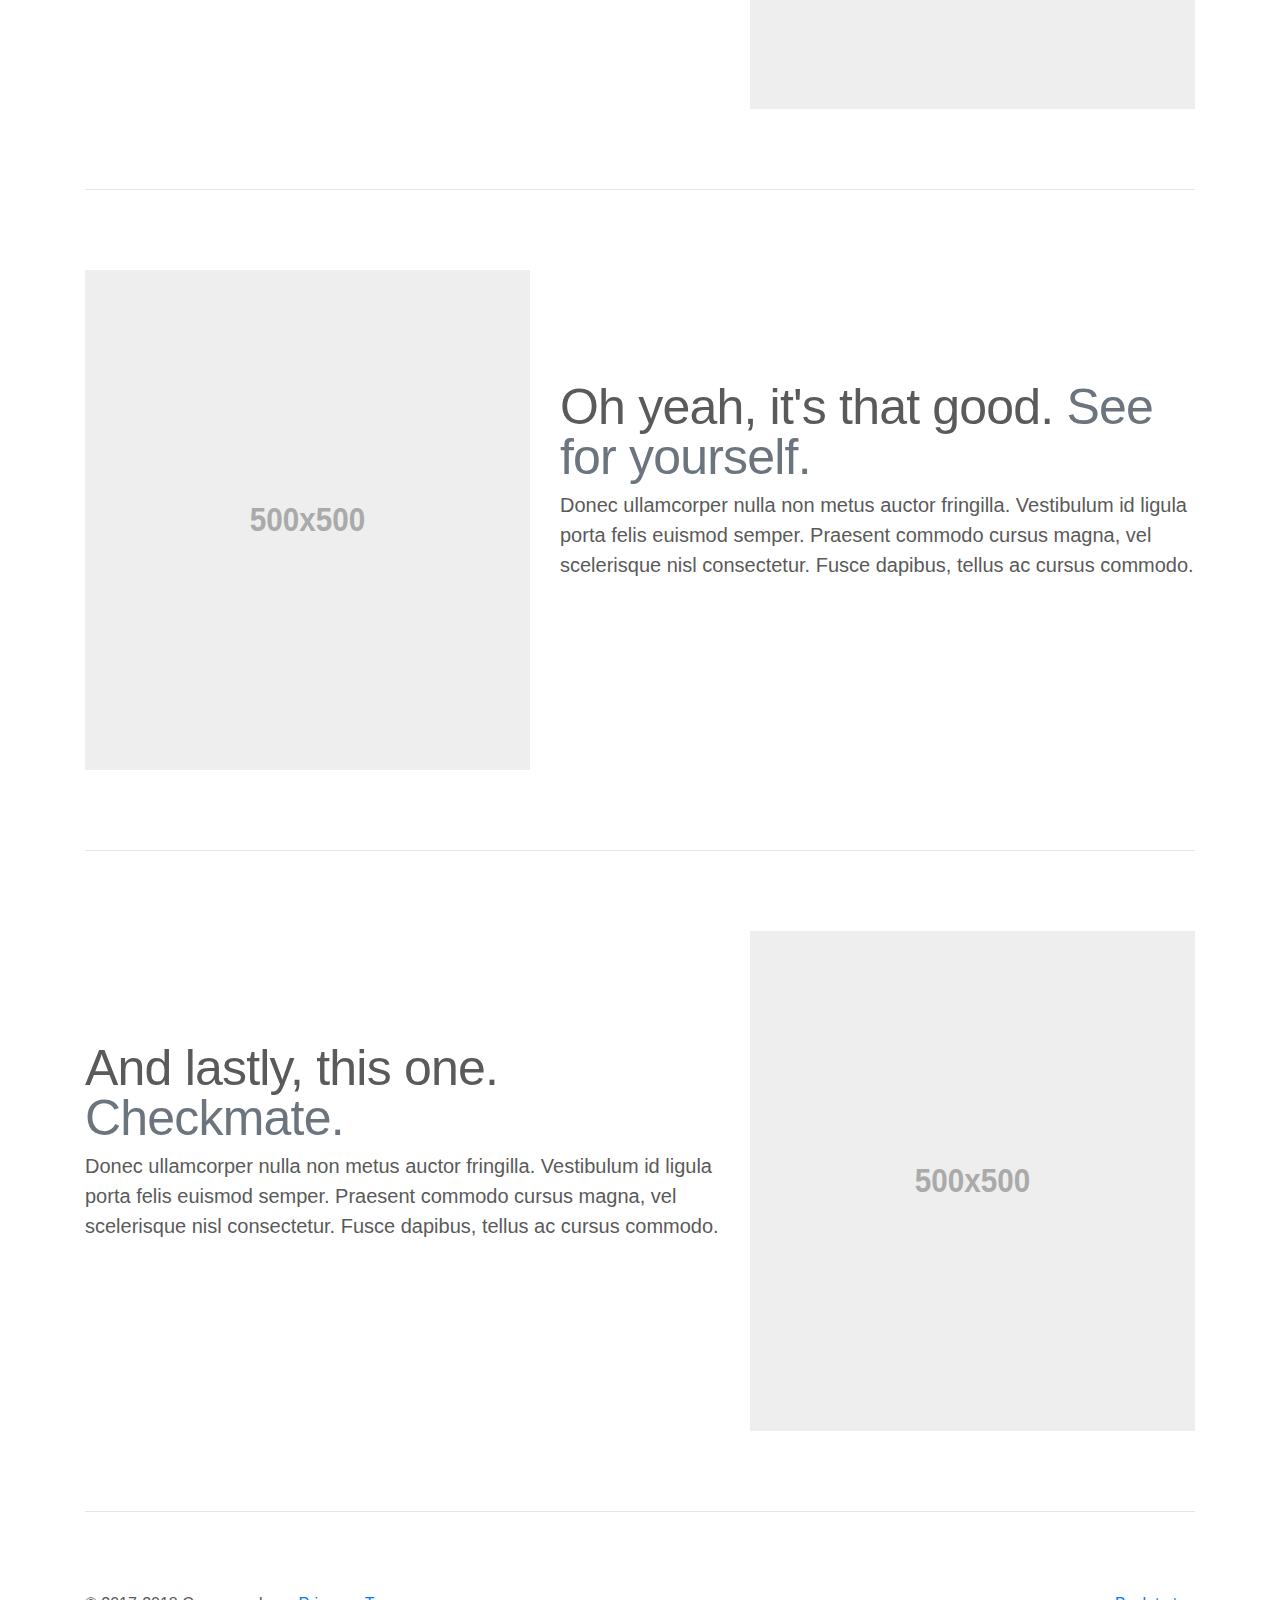
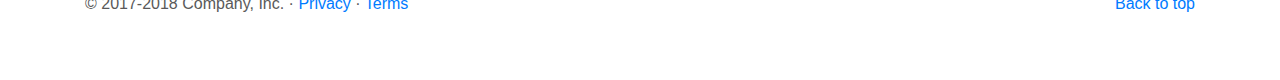
<file: bootstrap/docs/4.0/examples/carousel/index.html>
<!doctype html>
<html lang="en">
  <head>
    <meta charset="utf-8">
    <meta name="viewport" content="width=device-width, initial-scale=1, shrink-to-fit=no">
    <meta name="description" content="">
    <meta name="author" content="">
    <link rel="icon" href="../../../../favicon.ico">

    <title>Carousel Template for Bootstrap</title>

    <!-- Bootstrap core CSS -->
    <link href="../../../../dist/css/bootstrap.min.css" rel="stylesheet">

    <!-- Custom styles for this template -->
    <link href="carousel.css" rel="stylesheet">
  </head>
  <body>

    <header>
      <nav class="navbar navbar-expand-md navbar-dark fixed-top bg-dark">
        <a class="navbar-brand" href="#">Carousel</a>
        <button class="navbar-toggler" type="button" data-toggle="collapse" data-target="#navbarCollapse" aria-controls="navbarCollapse" aria-expanded="false" aria-label="Toggle navigation">
          <span class="navbar-toggler-icon"></span>
        </button>
        <div class="collapse navbar-collapse" id="navbarCollapse">
          <ul class="navbar-nav mr-auto">
            <li class="nav-item active">
              <a class="nav-link" href="#">Home <span class="sr-only">(current)</span></a>
            </li>
            <li class="nav-item">
              <a class="nav-link" href="#">Link</a>
            </li>
            <li class="nav-item">
              <a class="nav-link disabled" href="#">Disabled</a>
            </li>
          </ul>
          <form class="form-inline mt-2 mt-md-0">
            <input class="form-control mr-sm-2" type="text" placeholder="Search" aria-label="Search">
            <button class="btn btn-outline-success my-2 my-sm-0" type="submit">Search</button>
          </form>
        </div>
      </nav>
    </header>

    <main role="main">

      <div id="myCarousel" class="carousel slide" data-ride="carousel">
        <ol class="carousel-indicators">
          <li data-target="#myCarousel" data-slide-to="0" class="active"></li>
          <li data-target="#myCarousel" data-slide-to="1"></li>
          <li data-target="#myCarousel" data-slide-to="2"></li>
        </ol>
        <div class="carousel-inner">
          <div class="carousel-item active">
            <img class="first-slide" src="[data-uri]" alt="First slide">
            <div class="container">
              <div class="carousel-caption text-left">
                <h1>Example headline.</h1>
                <p>Cras justo odio, dapibus ac facilisis in, egestas eget quam. Donec id elit non mi porta gravida at eget metus. Nullam id dolor id nibh ultricies vehicula ut id elit.</p>
                <p><a class="btn btn-lg btn-primary" href="#" role="button">Sign up today</a></p>
              </div>
            </div>
          </div>
          <div class="carousel-item">
            <img class="second-slide" src="[data-uri]" alt="Second slide">
            <div class="container">
              <div class="carousel-caption">
                <h1>Another example headline.</h1>
                <p>Cras justo odio, dapibus ac facilisis in, egestas eget quam. Donec id elit non mi porta gravida at eget metus. Nullam id dolor id nibh ultricies vehicula ut id elit.</p>
                <p><a class="btn btn-lg btn-primary" href="#" role="button">Learn more</a></p>
              </div>
            </div>
          </div>
          <div class="carousel-item">
            <img class="third-slide" src="[data-uri]" alt="Third slide">
            <div class="container">
              <div class="carousel-caption text-right">
                <h1>One more for good measure.</h1>
                <p>Cras justo odio, dapibus ac facilisis in, egestas eget quam. Donec id elit non mi porta gravida at eget metus. Nullam id dolor id nibh ultricies vehicula ut id elit.</p>
                <p><a class="btn btn-lg btn-primary" href="#" role="button">Browse gallery</a></p>
              </div>
            </div>
          </div>
        </div>
        <a class="carousel-control-prev" href="#myCarousel" role="button" data-slide="prev">
          <span class="carousel-control-prev-icon" aria-hidden="true"></span>
          <span class="sr-only">Previous</span>
        </a>
        <a class="carousel-control-next" href="#myCarousel" role="button" data-slide="next">
          <span class="carousel-control-next-icon" aria-hidden="true"></span>
          <span class="sr-only">Next</span>
        </a>
      </div>


      <!-- Marketing messaging and featurettes
      ================================================== -->
      <!-- Wrap the rest of the page in another container to center all the content. -->

      <div class="container marketing">

        <!-- Three columns of text below the carousel -->
        <div class="row">
          <div class="col-lg-4">
            <img class="rounded-circle" src="[data-uri]" alt="Generic placeholder image" width="140" height="140">
            <h2>Heading</h2>
            <p>Donec sed odio dui. Etiam porta sem malesuada magna mollis euismod. Nullam id dolor id nibh ultricies vehicula ut id elit. Morbi leo risus, porta ac consectetur ac, vestibulum at eros. Praesent commodo cursus magna.</p>
            <p><a class="btn btn-secondary" href="#" role="button">View details &raquo;</a></p>
          </div><!-- /.col-lg-4 -->
          <div class="col-lg-4">
            <img class="rounded-circle" src="[data-uri]" alt="Generic placeholder image" width="140" height="140">
            <h2>Heading</h2>
            <p>Duis mollis, est non commodo luctus, nisi erat porttitor ligula, eget lacinia odio sem nec elit. Cras mattis consectetur purus sit amet fermentum. Fusce dapibus, tellus ac cursus commodo, tortor mauris condimentum nibh.</p>
            <p><a class="btn btn-secondary" href="#" role="button">View details &raquo;</a></p>
          </div><!-- /.col-lg-4 -->
          <div class="col-lg-4">
            <img class="rounded-circle" src="[data-uri]" alt="Generic placeholder image" width="140" height="140">
            <h2>Heading</h2>
            <p>Donec sed odio dui. Cras justo odio, dapibus ac facilisis in, egestas eget quam. Vestibulum id ligula porta felis euismod semper. Fusce dapibus, tellus ac cursus commodo, tortor mauris condimentum nibh, ut fermentum massa justo sit amet risus.</p>
            <p><a class="btn btn-secondary" href="#" role="button">View details &raquo;</a></p>
          </div><!-- /.col-lg-4 -->
        </div><!-- /.row -->


        <!-- START THE FEATURETTES -->

        <hr class="featurette-divider">

        <div class="row featurette">
          <div class="col-md-7">
            <h2 class="featurette-heading">First featurette heading. <span class="text-muted">It'll blow your mind.</span></h2>
            <p class="lead">Donec ullamcorper nulla non metus auctor fringilla. Vestibulum id ligula porta felis euismod semper. Praesent commodo cursus magna, vel scelerisque nisl consectetur. Fusce dapibus, tellus ac cursus commodo.</p>
          </div>
          <div class="col-md-5">
            <img class="featurette-image img-fluid mx-auto" data-src="holder.js/500x500/auto" alt="Generic placeholder image">
          </div>
        </div>

        <hr class="featurette-divider">

        <div class="row featurette">
          <div class="col-md-7 order-md-2">
            <h2 class="featurette-heading">Oh yeah, it's that good. <span class="text-muted">See for yourself.</span></h2>
            <p class="lead">Donec ullamcorper nulla non metus auctor fringilla. Vestibulum id ligula porta felis euismod semper. Praesent commodo cursus magna, vel scelerisque nisl consectetur. Fusce dapibus, tellus ac cursus commodo.</p>
          </div>
          <div class="col-md-5 order-md-1">
            <img class="featurette-image img-fluid mx-auto" data-src="holder.js/500x500/auto" alt="Generic placeholder image">
          </div>
        </div>

        <hr class="featurette-divider">

        <div class="row featurette">
          <div class="col-md-7">
            <h2 class="featurette-heading">And lastly, this one. <span class="text-muted">Checkmate.</span></h2>
            <p class="lead">Donec ullamcorper nulla non metus auctor fringilla. Vestibulum id ligula porta felis euismod semper. Praesent commodo cursus magna, vel scelerisque nisl consectetur. Fusce dapibus, tellus ac cursus commodo.</p>
          </div>
          <div class="col-md-5">
            <img class="featurette-image img-fluid mx-auto" data-src="holder.js/500x500/auto" alt="Generic placeholder image">
          </div>
        </div>

        <hr class="featurette-divider">

        <!-- /END THE FEATURETTES -->

      </div><!-- /.container -->


      <!-- FOOTER -->
      <footer class="container">
        <p class="float-right"><a href="#">Back to top</a></p>
        <p>&copy; 2017-2018 Company, Inc. &middot; <a href="#">Privacy</a> &middot; <a href="#">Terms</a></p>
      </footer>
    </main>

    <!-- Bootstrap core JavaScript
    ================================================== -->
    <!-- Placed at the end of the document so the pages load faster -->
    <script src="https://code.jquery.com/jquery-3.2.1.slim.min.js" integrity="sha384-KJ3o2DKtIkvYIK3UENzmM7KCkRr/rE9/Qpg6aAZGJwFDMVNA/GpGFF93hXpG5KkN" crossorigin="anonymous"></script>
    <script>window.jQuery || document.write('<script src="../../../../assets/js/vendor/jquery-slim.min.js"><\/script>')</script>
    <script src="../../../../assets/js/vendor/popper.min.js"></script>
    <script src="../../../../dist/js/bootstrap.min.js"></script>
    <!-- Just to make our placeholder images work. Don't actually copy the next line! -->
    <script src="../../../../assets/js/vendor/holder.min.js"></script>
  </body>
</html>
</file>
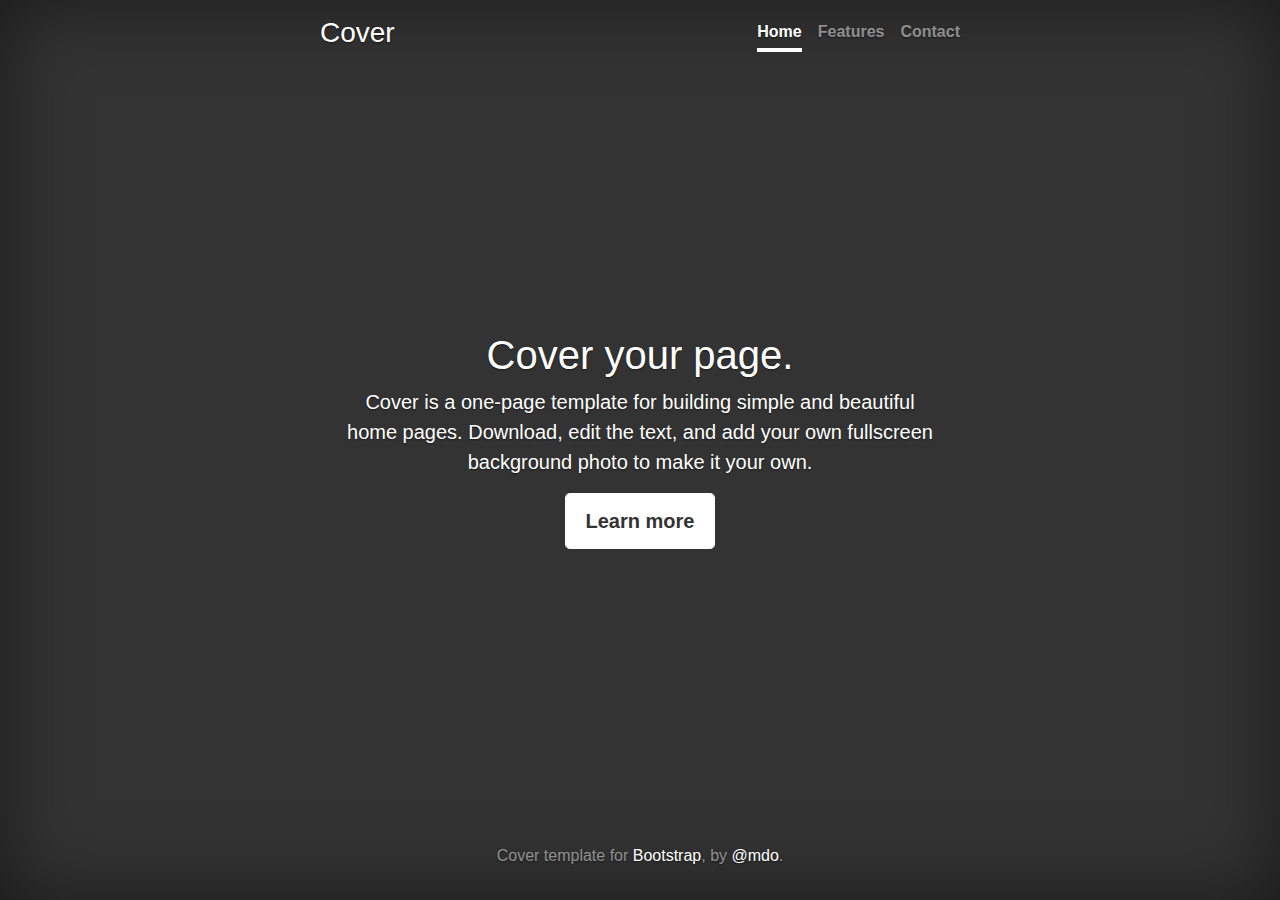
<file: bootstrap/docs/4.0/examples/cover/index.html>
<!doctype html>
<html lang="en">
  <head>
    <meta charset="utf-8">
    <meta name="viewport" content="width=device-width, initial-scale=1, shrink-to-fit=no">
    <meta name="description" content="">
    <meta name="author" content="">
    <link rel="icon" href="../../../../favicon.ico">

    <title>Cover Template for Bootstrap</title>

    <!-- Bootstrap core CSS -->
    <link href="../../../../dist/css/bootstrap.min.css" rel="stylesheet">

    <!-- Custom styles for this template -->
    <link href="cover.css" rel="stylesheet">
  </head>

  <body class="text-center">

    <div class="cover-container d-flex h-100 p-3 mx-auto flex-column">
      <header class="masthead mb-auto">
        <div class="inner">
          <h3 class="masthead-brand">Cover</h3>
          <nav class="nav nav-masthead justify-content-center">
            <a class="nav-link active" href="#">Home</a>
            <a class="nav-link" href="#">Features</a>
            <a class="nav-link" href="#">Contact</a>
          </nav>
        </div>
      </header>

      <main role="main" class="inner cover">
        <h1 class="cover-heading">Cover your page.</h1>
        <p class="lead">Cover is a one-page template for building simple and beautiful home pages. Download, edit the text, and add your own fullscreen background photo to make it your own.</p>
        <p class="lead">
          <a href="#" class="btn btn-lg btn-secondary">Learn more</a>
        </p>
      </main>

      <footer class="mastfoot mt-auto">
        <div class="inner">
          <p>Cover template for <a href="https://getbootstrap.com/">Bootstrap</a>, by <a href="https://twitter.com/mdo">@mdo</a>.</p>
        </div>
      </footer>
    </div>


    <!-- Bootstrap core JavaScript
    ================================================== -->
    <!-- Placed at the end of the document so the pages load faster -->
    <script src="https://code.jquery.com/jquery-3.2.1.slim.min.js" integrity="sha384-KJ3o2DKtIkvYIK3UENzmM7KCkRr/rE9/Qpg6aAZGJwFDMVNA/GpGFF93hXpG5KkN" crossorigin="anonymous"></script>
    <script>window.jQuery || document.write('<script src="../../../../assets/js/vendor/jquery-slim.min.js"><\/script>')</script>
    <script src="../../../../assets/js/vendor/popper.min.js"></script>
    <script src="../../../../dist/js/bootstrap.min.js"></script>
  </body>
</html>
</file>
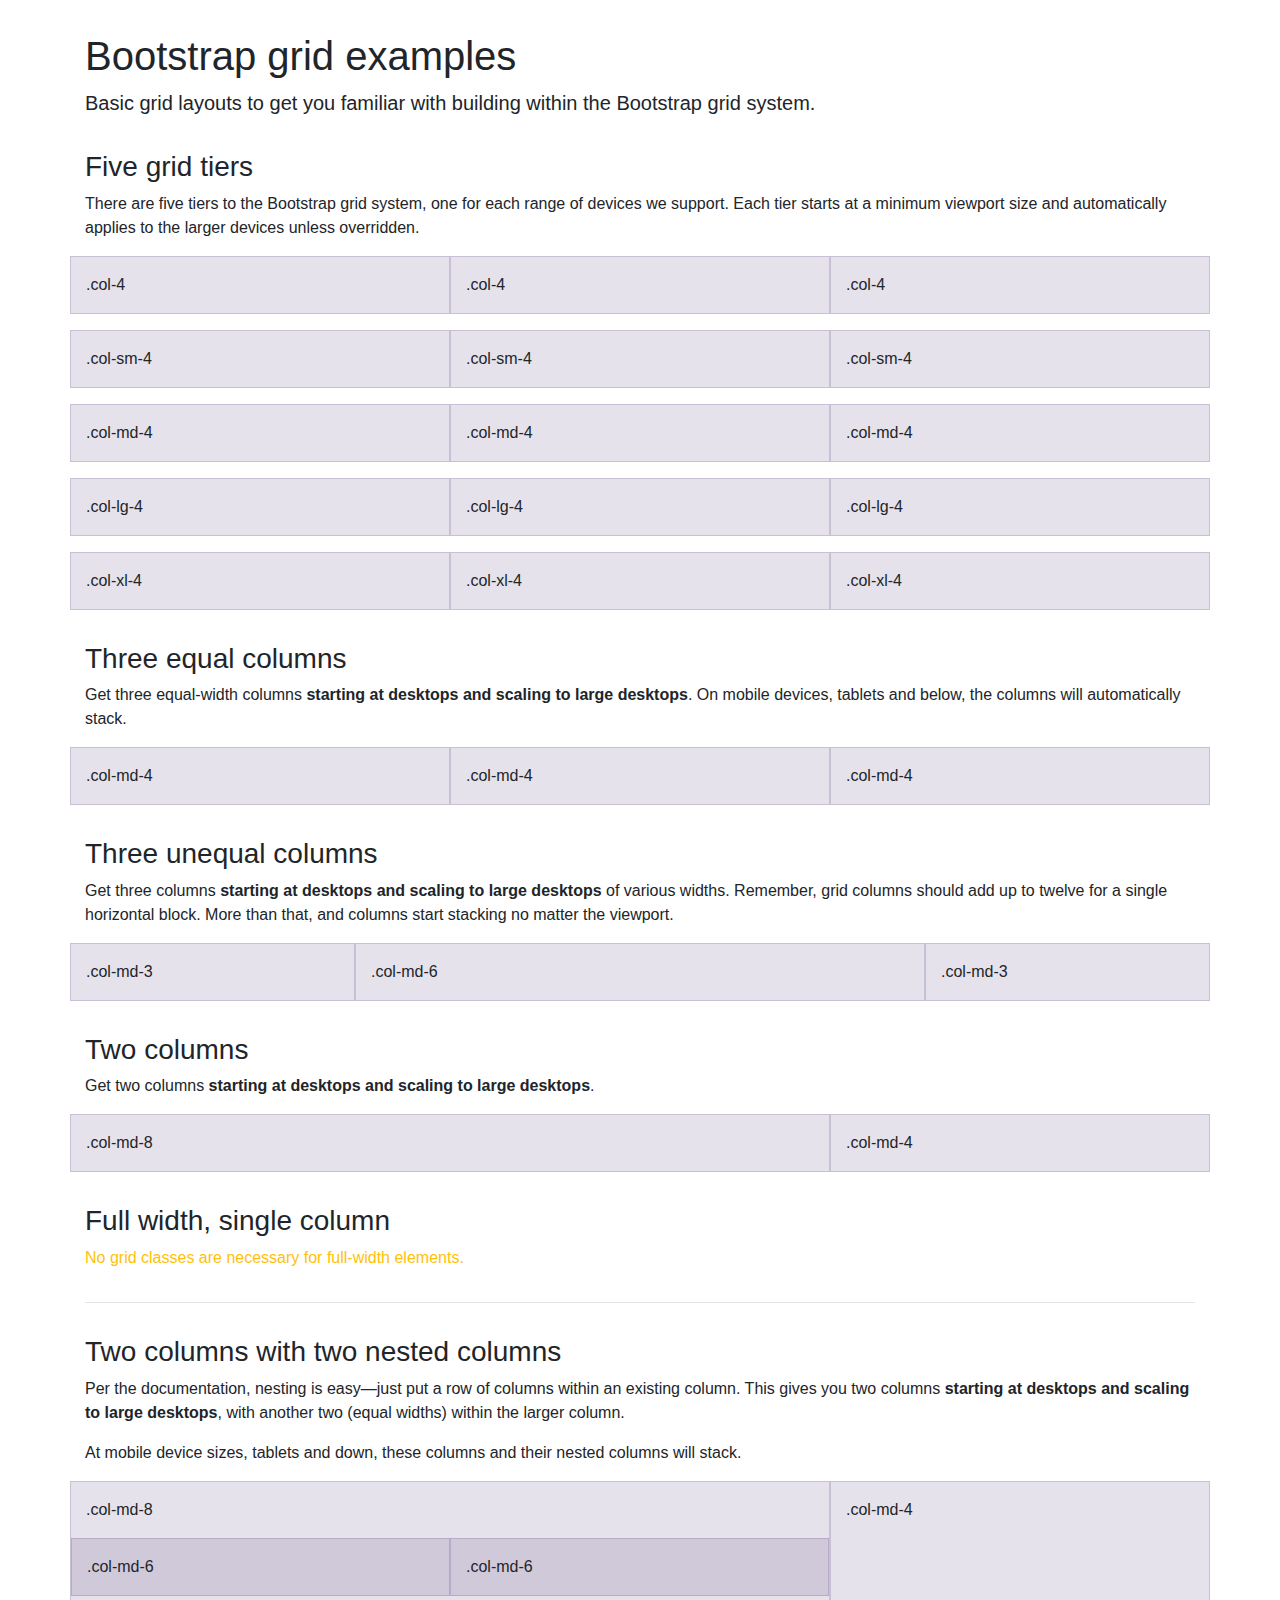
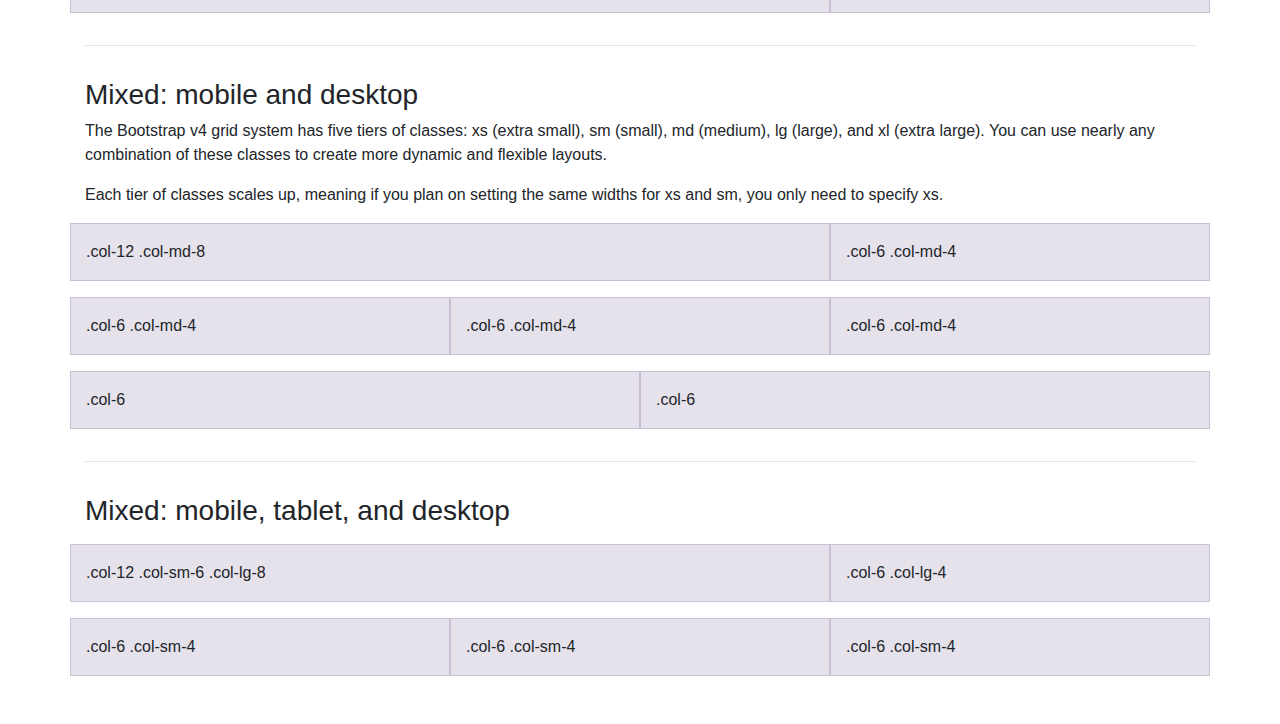
<file: bootstrap/docs/4.0/examples/grid/index.html>
<!doctype html>
<html lang="en">
  <head>
    <meta charset="utf-8">
    <meta name="viewport" content="width=device-width, initial-scale=1, shrink-to-fit=no">
    <meta name="description" content="">
    <meta name="author" content="">
    <link rel="icon" href="../../../../favicon.ico">

    <title>Grid Template for Bootstrap</title>

    <!-- Bootstrap core CSS -->
    <link href="../../../../dist/css/bootstrap.min.css" rel="stylesheet">

    <!-- Custom styles for this template -->
    <link href="grid.css" rel="stylesheet">
  </head>

  <body>
    <div class="container">

      <h1>Bootstrap grid examples</h1>
      <p class="lead">Basic grid layouts to get you familiar with building within the Bootstrap grid system.</p>

      <h3>Five grid tiers</h3>
      <p>There are five tiers to the Bootstrap grid system, one for each range of devices we support. Each tier starts at a minimum viewport size and automatically applies to the larger devices unless overridden.</p>

      <div class="row">
        <div class="col-4">.col-4</div>
        <div class="col-4">.col-4</div>
        <div class="col-4">.col-4</div>
      </div>

      <div class="row">
        <div class="col-sm-4">.col-sm-4</div>
        <div class="col-sm-4">.col-sm-4</div>
        <div class="col-sm-4">.col-sm-4</div>
      </div>

      <div class="row">
        <div class="col-md-4">.col-md-4</div>
        <div class="col-md-4">.col-md-4</div>
        <div class="col-md-4">.col-md-4</div>
      </div>

      <div class="row">
        <div class="col-lg-4">.col-lg-4</div>
        <div class="col-lg-4">.col-lg-4</div>
        <div class="col-lg-4">.col-lg-4</div>
      </div>

      <div class="row">
        <div class="col-xl-4">.col-xl-4</div>
        <div class="col-xl-4">.col-xl-4</div>
        <div class="col-xl-4">.col-xl-4</div>
      </div>

      <h3>Three equal columns</h3>
      <p>Get three equal-width columns <strong>starting at desktops and scaling to large desktops</strong>. On mobile devices, tablets and below, the columns will automatically stack.</p>
      <div class="row">
        <div class="col-md-4">.col-md-4</div>
        <div class="col-md-4">.col-md-4</div>
        <div class="col-md-4">.col-md-4</div>
      </div>

      <h3>Three unequal columns</h3>
      <p>Get three columns <strong>starting at desktops and scaling to large desktops</strong> of various widths. Remember, grid columns should add up to twelve for a single horizontal block. More than that, and columns start stacking no matter the viewport.</p>
      <div class="row">
        <div class="col-md-3">.col-md-3</div>
        <div class="col-md-6">.col-md-6</div>
        <div class="col-md-3">.col-md-3</div>
      </div>

      <h3>Two columns</h3>
      <p>Get two columns <strong>starting at desktops and scaling to large desktops</strong>.</p>
      <div class="row">
        <div class="col-md-8">.col-md-8</div>
        <div class="col-md-4">.col-md-4</div>
      </div>

      <h3>Full width, single column</h3>
      <p class="text-warning">No grid classes are necessary for full-width elements.</p>

      <hr>

      <h3>Two columns with two nested columns</h3>
      <p>Per the documentation, nesting is easy—just put a row of columns within an existing column. This gives you two columns <strong>starting at desktops and scaling to large desktops</strong>, with another two (equal widths) within the larger column.</p>
      <p>At mobile device sizes, tablets and down, these columns and their nested columns will stack.</p>
      <div class="row">
        <div class="col-md-8">
          .col-md-8
          <div class="row">
            <div class="col-md-6">.col-md-6</div>
            <div class="col-md-6">.col-md-6</div>
          </div>
        </div>
        <div class="col-md-4">.col-md-4</div>
      </div>

      <hr>

      <h3>Mixed: mobile and desktop</h3>
      <p>The Bootstrap v4 grid system has five tiers of classes: xs (extra small), sm (small), md (medium), lg (large), and xl (extra large). You can use nearly any combination of these classes to create more dynamic and flexible layouts.</p>
      <p>Each tier of classes scales up, meaning if you plan on setting the same widths for xs and sm, you only need to specify xs.</p>
      <div class="row">
        <div class="col-12 col-md-8">.col-12 .col-md-8</div>
        <div class="col-6 col-md-4">.col-6 .col-md-4</div>
      </div>
      <div class="row">
        <div class="col-6 col-md-4">.col-6 .col-md-4</div>
        <div class="col-6 col-md-4">.col-6 .col-md-4</div>
        <div class="col-6 col-md-4">.col-6 .col-md-4</div>
      </div>
      <div class="row">
        <div class="col-6">.col-6</div>
        <div class="col-6">.col-6</div>
      </div>

      <hr>

      <h3>Mixed: mobile, tablet, and desktop</h3>
      <p></p>
      <div class="row">
        <div class="col-12 col-sm-6 col-lg-8">.col-12 .col-sm-6 .col-lg-8</div>
        <div class="col-6 col-lg-4">.col-6 .col-lg-4</div>
      </div>
      <div class="row">
        <div class="col-6 col-sm-4">.col-6 .col-sm-4</div>
        <div class="col-6 col-sm-4">.col-6 .col-sm-4</div>
        <div class="col-6 col-sm-4">.col-6 .col-sm-4</div>
      </div>

    </div> <!-- /container -->
  </body>
</html>
</file>
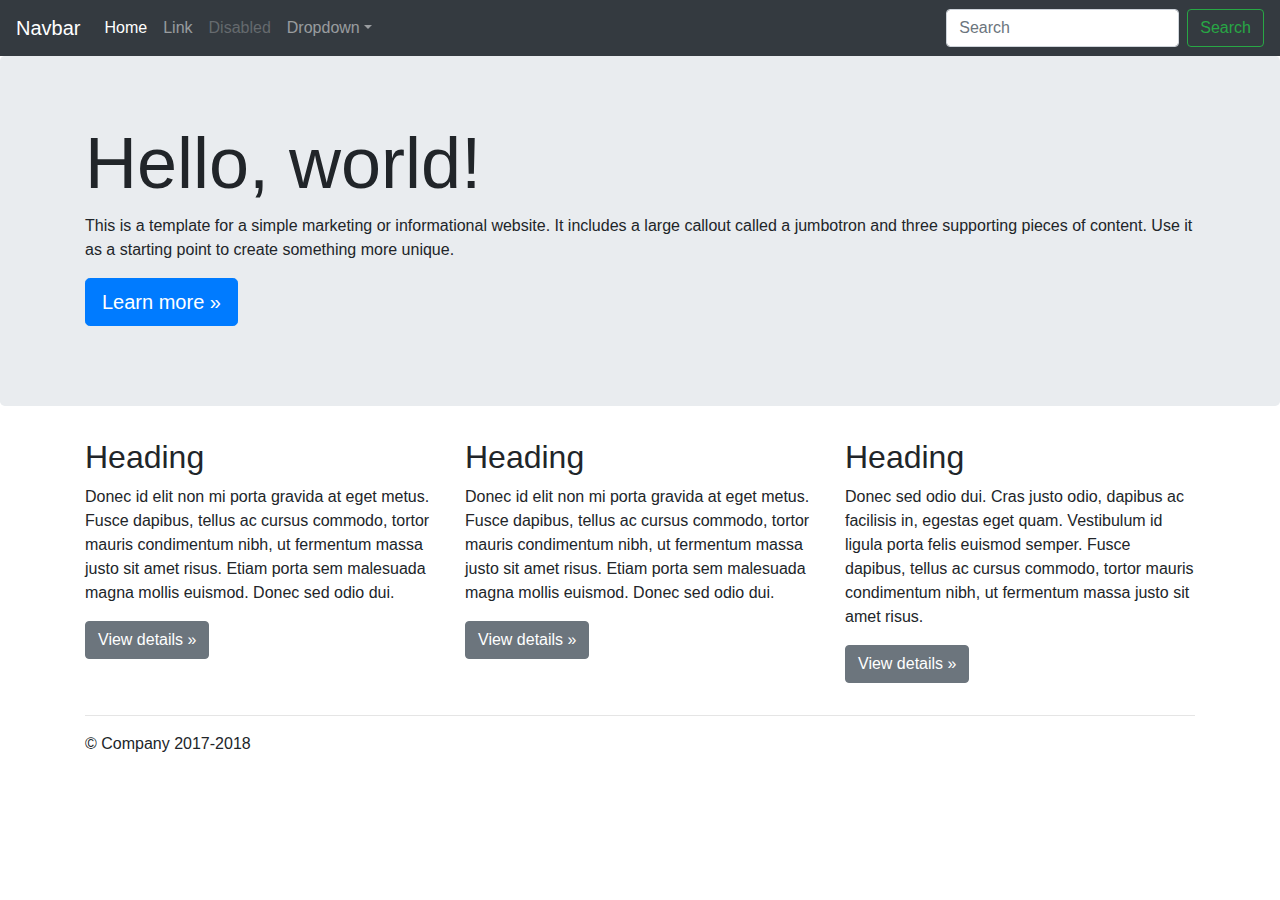
<file: bootstrap/docs/4.0/examples/jumbotron/index.html>
<!doctype html>
<html lang="en">
  <head>
    <meta charset="utf-8">
    <meta name="viewport" content="width=device-width, initial-scale=1, shrink-to-fit=no">
    <meta name="description" content="">
    <meta name="author" content="">
    <link rel="icon" href="../../../../favicon.ico">

    <title>Jumbotron Template for Bootstrap</title>

    <!-- Bootstrap core CSS -->
    <link href="../../../../dist/css/bootstrap.min.css" rel="stylesheet">

    <!-- Custom styles for this template -->
    <link href="jumbotron.css" rel="stylesheet">
  </head>

  <body>

    <nav class="navbar navbar-expand-md navbar-dark fixed-top bg-dark">
      <a class="navbar-brand" href="#">Navbar</a>
      <button class="navbar-toggler" type="button" data-toggle="collapse" data-target="#navbarsExampleDefault" aria-controls="navbarsExampleDefault" aria-expanded="false" aria-label="Toggle navigation">
        <span class="navbar-toggler-icon"></span>
      </button>

      <div class="collapse navbar-collapse" id="navbarsExampleDefault">
        <ul class="navbar-nav mr-auto">
          <li class="nav-item active">
            <a class="nav-link" href="#">Home <span class="sr-only">(current)</span></a>
          </li>
          <li class="nav-item">
            <a class="nav-link" href="#">Link</a>
          </li>
          <li class="nav-item">
            <a class="nav-link disabled" href="#">Disabled</a>
          </li>
          <li class="nav-item dropdown">
            <a class="nav-link dropdown-toggle" href="http://example.com" id="dropdown01" data-toggle="dropdown" aria-haspopup="true" aria-expanded="false">Dropdown</a>
            <div class="dropdown-menu" aria-labelledby="dropdown01">
              <a class="dropdown-item" href="#">Action</a>
              <a class="dropdown-item" href="#">Another action</a>
              <a class="dropdown-item" href="#">Something else here</a>
            </div>
          </li>
        </ul>
        <form class="form-inline my-2 my-lg-0">
          <input class="form-control mr-sm-2" type="text" placeholder="Search" aria-label="Search">
          <button class="btn btn-outline-success my-2 my-sm-0" type="submit">Search</button>
        </form>
      </div>
    </nav>

    <main role="main">

      <!-- Main jumbotron for a primary marketing message or call to action -->
      <div class="jumbotron">
        <div class="container">
          <h1 class="display-3">Hello, world!</h1>
          <p>This is a template for a simple marketing or informational website. It includes a large callout called a jumbotron and three supporting pieces of content. Use it as a starting point to create something more unique.</p>
          <p><a class="btn btn-primary btn-lg" href="#" role="button">Learn more &raquo;</a></p>
        </div>
      </div>

      <div class="container">
        <!-- Example row of columns -->
        <div class="row">
          <div class="col-md-4">
            <h2>Heading</h2>
            <p>Donec id elit non mi porta gravida at eget metus. Fusce dapibus, tellus ac cursus commodo, tortor mauris condimentum nibh, ut fermentum massa justo sit amet risus. Etiam porta sem malesuada magna mollis euismod. Donec sed odio dui. </p>
            <p><a class="btn btn-secondary" href="#" role="button">View details &raquo;</a></p>
          </div>
          <div class="col-md-4">
            <h2>Heading</h2>
            <p>Donec id elit non mi porta gravida at eget metus. Fusce dapibus, tellus ac cursus commodo, tortor mauris condimentum nibh, ut fermentum massa justo sit amet risus. Etiam porta sem malesuada magna mollis euismod. Donec sed odio dui. </p>
            <p><a class="btn btn-secondary" href="#" role="button">View details &raquo;</a></p>
          </div>
          <div class="col-md-4">
            <h2>Heading</h2>
            <p>Donec sed odio dui. Cras justo odio, dapibus ac facilisis in, egestas eget quam. Vestibulum id ligula porta felis euismod semper. Fusce dapibus, tellus ac cursus commodo, tortor mauris condimentum nibh, ut fermentum massa justo sit amet risus.</p>
            <p><a class="btn btn-secondary" href="#" role="button">View details &raquo;</a></p>
          </div>
        </div>

        <hr>

      </div> <!-- /container -->

    </main>

    <footer class="container">
      <p>&copy; Company 2017-2018</p>
    </footer>

    <!-- Bootstrap core JavaScript
    ================================================== -->
    <!-- Placed at the end of the document so the pages load faster -->
    <script src="https://code.jquery.com/jquery-3.2.1.slim.min.js" integrity="sha384-KJ3o2DKtIkvYIK3UENzmM7KCkRr/rE9/Qpg6aAZGJwFDMVNA/GpGFF93hXpG5KkN" crossorigin="anonymous"></script>
    <script>window.jQuery || document.write('<script src="../../../../assets/js/vendor/jquery-slim.min.js"><\/script>')</script>
    <script src="../../../../assets/js/vendor/popper.min.js"></script>
    <script src="../../../../dist/js/bootstrap.min.js"></script>
  </body>
</html>
</file>
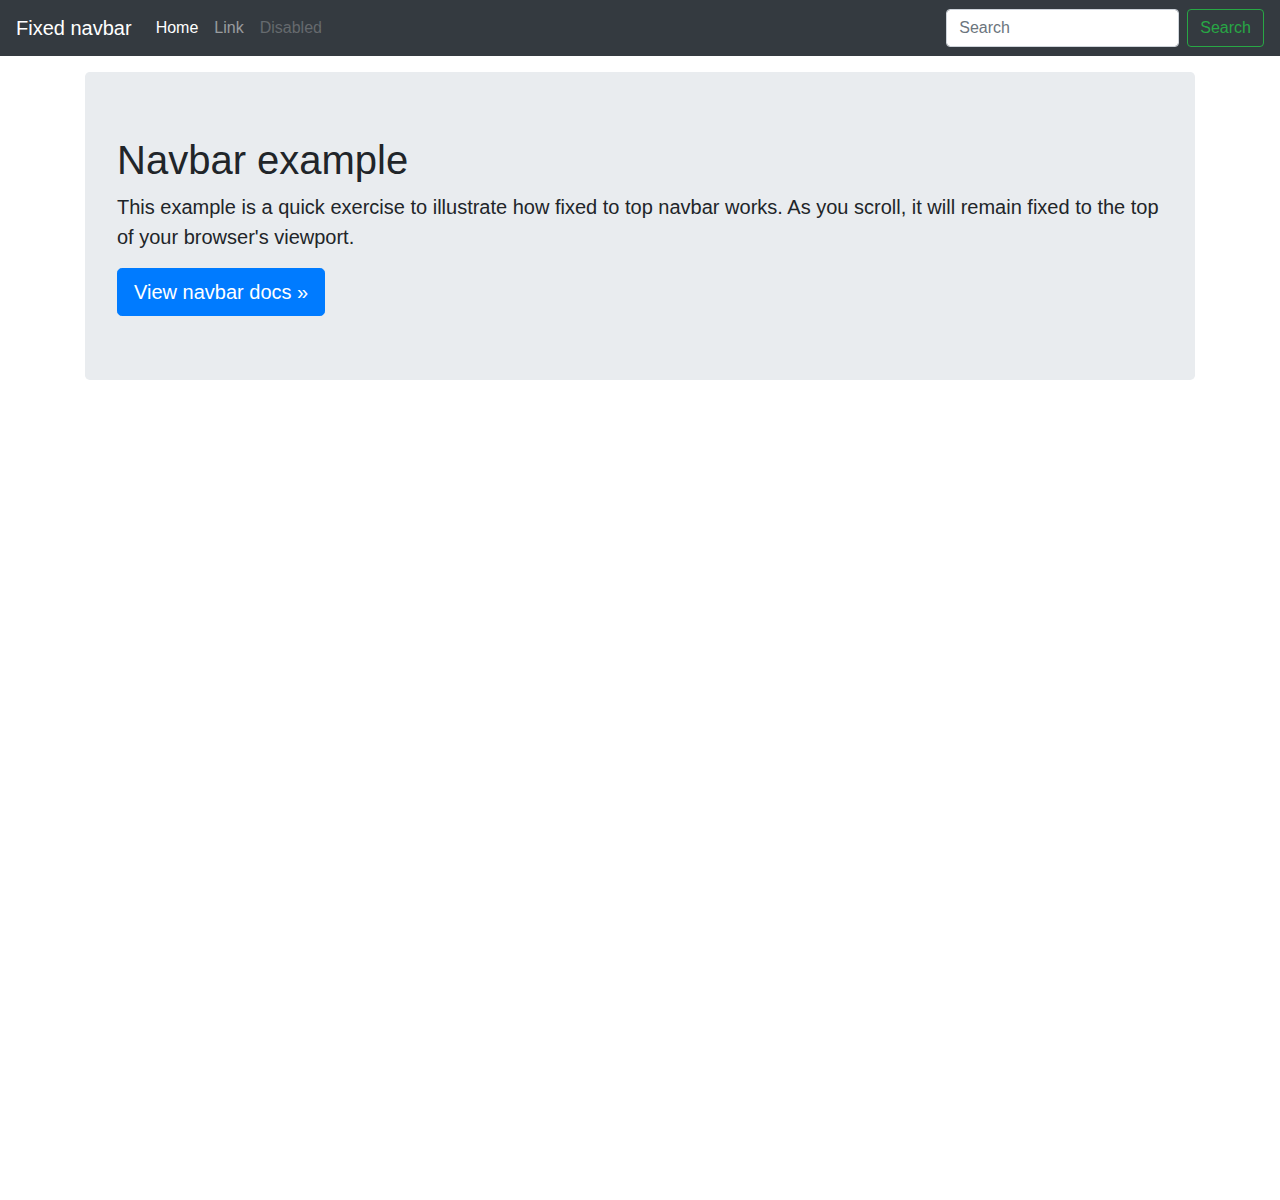
<file: bootstrap/docs/4.0/examples/navbar-fixed/index.html>
<!doctype html>
<html lang="en">
  <head>
    <meta charset="utf-8">
    <meta name="viewport" content="width=device-width, initial-scale=1, shrink-to-fit=no">
    <meta name="description" content="">
    <meta name="author" content="">
    <link rel="icon" href="../../../../favicon.ico">

    <title>Fixed top navbar example for Bootstrap</title>

    <!-- Bootstrap core CSS -->
    <link href="../../../../dist/css/bootstrap.min.css" rel="stylesheet">

    <!-- Custom styles for this template -->
    <link href="navbar-top-fixed.css" rel="stylesheet">
  </head>

  <body>

    <nav class="navbar navbar-expand-md navbar-dark fixed-top bg-dark">
      <a class="navbar-brand" href="#">Fixed navbar</a>
      <button class="navbar-toggler" type="button" data-toggle="collapse" data-target="#navbarCollapse" aria-controls="navbarCollapse" aria-expanded="false" aria-label="Toggle navigation">
        <span class="navbar-toggler-icon"></span>
      </button>
      <div class="collapse navbar-collapse" id="navbarCollapse">
        <ul class="navbar-nav mr-auto">
          <li class="nav-item active">
            <a class="nav-link" href="#">Home <span class="sr-only">(current)</span></a>
          </li>
          <li class="nav-item">
            <a class="nav-link" href="#">Link</a>
          </li>
          <li class="nav-item">
            <a class="nav-link disabled" href="#">Disabled</a>
          </li>
        </ul>
        <form class="form-inline mt-2 mt-md-0">
          <input class="form-control mr-sm-2" type="text" placeholder="Search" aria-label="Search">
          <button class="btn btn-outline-success my-2 my-sm-0" type="submit">Search</button>
        </form>
      </div>
    </nav>

    <main role="main" class="container">
      <div class="jumbotron">
        <h1>Navbar example</h1>
        <p class="lead">This example is a quick exercise to illustrate how fixed to top navbar works. As you scroll, it will remain fixed to the top of your browser's viewport.</p>
        <a class="btn btn-lg btn-primary" href="../../components/navbar/" role="button">View navbar docs &raquo;</a>
      </div>
    </main>

    <!-- Bootstrap core JavaScript
    ================================================== -->
    <!-- Placed at the end of the document so the pages load faster -->
    <script src="https://code.jquery.com/jquery-3.2.1.slim.min.js" integrity="sha384-KJ3o2DKtIkvYIK3UENzmM7KCkRr/rE9/Qpg6aAZGJwFDMVNA/GpGFF93hXpG5KkN" crossorigin="anonymous"></script>
    <script>window.jQuery || document.write('<script src="../../../../assets/js/vendor/jquery-slim.min.js"><\/script>')</script>
    <script src="../../../../assets/js/vendor/popper.min.js"></script>
    <script src="../../../../dist/js/bootstrap.min.js"></script>
  </body>
</html>
</file>
<file: bootstrap/docs/4.0/examples/album/album.css>
:root {
  --jumbotron-padding-y: 3rem;
}

.jumbotron {
  padding-top: var(--jumbotron-padding-y);
  padding-bottom: var(--jumbotron-padding-y);
  margin-bottom: 0;
  background-color: #fff;
}
@media (min-width: 768px) {
  .jumbotron {
    padding-top: calc(var(--jumbotron-padding-y) * 2);
    padding-bottom: calc(var(--jumbotron-padding-y) * 2);
  }
}

.jumbotron p:last-child {
  margin-bottom: 0;
}

.jumbotron-heading {
  font-weight: 300;
}

.jumbotron .container {
  max-width: 40rem;
}

footer {
  padding-top: 3rem;
  padding-bottom: 3rem;
}

footer p {
  margin-bottom: .25rem;
}

.box-shadow { box-shadow: 0 .25rem .75rem rgba(0, 0, 0, .05); }
</file>
<file: bootstrap/docs/4.0/examples/blog/blog.css>
/* stylelint-disable selector-list-comma-newline-after */

.blog-header {
  line-height: 1;
  border-bottom: 1px solid #e5e5e5;
}

.blog-header-logo {
  font-family: "Playfair Display", Georgia, "Times New Roman", serif;
  font-size: 2.25rem;
}

.blog-header-logo:hover {
  text-decoration: none;
}

h1, h2, h3, h4, h5, h6 {
  font-family: "Playfair Display", Georgia, "Times New Roman", serif;
}

.display-4 {
  font-size: 2.5rem;
}
@media (min-width: 768px) {
  .display-4 {
    font-size: 3rem;
  }
}

.nav-scroller {
  position: relative;
  z-index: 2;
  height: 2.75rem;
  overflow-y: hidden;
}

.nav-scroller .nav {
  display: -webkit-box;
  display: -ms-flexbox;
  display: flex;
  -ms-flex-wrap: nowrap;
  flex-wrap: nowrap;
  padding-bottom: 1rem;
  margin-top: -1px;
  overflow-x: auto;
  text-align: center;
  white-space: nowrap;
  -webkit-overflow-scrolling: touch;
}

.nav-scroller .nav-link {
  padding-top: .75rem;
  padding-bottom: .75rem;
  font-size: .875rem;
}

.card-img-right {
  height: 100%;
  border-radius: 0 3px 3px 0;
}

.flex-auto {
  -ms-flex: 0 0 auto;
  -webkit-box-flex: 0;
  flex: 0 0 auto;
}

.h-250 { height: 250px; }
@media (min-width: 768px) {
  .h-md-250 { height: 250px; }
}

.border-top { border-top: 1px solid #e5e5e5; }
.border-bottom { border-bottom: 1px solid #e5e5e5; }

.box-shadow { box-shadow: 0 .25rem .75rem rgba(0, 0, 0, .05); }

/*
 * Blog name and description
 */
.blog-title {
  margin-bottom: 0;
  font-size: 2rem;
  font-weight: 400;
}
.blog-description {
  font-size: 1.1rem;
  color: #999;
}

@media (min-width: 40em) {
  .blog-title {
    font-size: 3.5rem;
  }
}

/* Pagination */
.blog-pagination {
  margin-bottom: 4rem;
}
.blog-pagination > .btn {
  border-radius: 2rem;
}

/*
 * Blog posts
 */
.blog-post {
  margin-bottom: 4rem;
}
.blog-post-title {
  margin-bottom: .25rem;
  font-size: 2.5rem;
}
.blog-post-meta {
  margin-bottom: 1.25rem;
  color: #999;
}

/*
 * Footer
 */
.blog-footer {
  padding: 2.5rem 0;
  color: #999;
  text-align: center;
  background-color: #f9f9f9;
  border-top: .05rem solid #e5e5e5;
}
.blog-footer p:last-child {
  margin-bottom: 0;
}
</file>
<file: bootstrap/docs/4.0/examples/carousel/carousel.css>
/* GLOBAL STYLES
-------------------------------------------------- */
/* Padding below the footer and lighter body text */

body {
  padding-top: 3rem;
  padding-bottom: 3rem;
  color: #5a5a5a;
}


/* CUSTOMIZE THE CAROUSEL
-------------------------------------------------- */

/* Carousel base class */
.carousel {
  margin-bottom: 4rem;
}
/* Since positioning the image, we need to help out the caption */
.carousel-caption {
  bottom: 3rem;
  z-index: 10;
}

/* Declare heights because of positioning of img element */
.carousel-item {
  height: 32rem;
  background-color: #777;
}
.carousel-item > img {
  position: absolute;
  top: 0;
  left: 0;
  min-width: 100%;
  height: 32rem;
}


/* MARKETING CONTENT
-------------------------------------------------- */

/* Center align the text within the three columns below the carousel */
.marketing .col-lg-4 {
  margin-bottom: 1.5rem;
  text-align: center;
}
.marketing h2 {
  font-weight: 400;
}
.marketing .col-lg-4 p {
  margin-right: .75rem;
  margin-left: .75rem;
}


/* Featurettes
------------------------- */

.featurette-divider {
  margin: 5rem 0; /* Space out the Bootstrap <hr> more */
}

/* Thin out the marketing headings */
.featurette-heading {
  font-weight: 300;
  line-height: 1;
  letter-spacing: -.05rem;
}


/* RESPONSIVE CSS
-------------------------------------------------- */

@media (min-width: 40em) {
  /* Bump up size of carousel content */
  .carousel-caption p {
    margin-bottom: 1.25rem;
    font-size: 1.25rem;
    line-height: 1.4;
  }

  .featurette-heading {
    font-size: 50px;
  }
}

@media (min-width: 62em) {
  .featurette-heading {
    margin-top: 7rem;
  }
}
</file>
<file: bootstrap/docs/4.0/examples/cover/cover.css>
/*
 * Globals
 */

/* Links */
a,
a:focus,
a:hover {
  color: #fff;
}

/* Custom default button */
.btn-secondary,
.btn-secondary:hover,
.btn-secondary:focus {
  color: #333;
  text-shadow: none; /* Prevent inheritance from `body` */
  background-color: #fff;
  border: .05rem solid #fff;
}


/*
 * Base structure
 */

html,
body {
  height: 100%;
  background-color: #333;
}

body {
  display: -ms-flexbox;
  display: -webkit-box;
  display: flex;
  -ms-flex-pack: center;
  -webkit-box-pack: center;
  justify-content: center;
  color: #fff;
  text-shadow: 0 .05rem .1rem rgba(0, 0, 0, .5);
  box-shadow: inset 0 0 5rem rgba(0, 0, 0, .5);
}

.cover-container {
  max-width: 42em;
}


/*
 * Header
 */
.masthead {
  margin-bottom: 2rem;
}

.masthead-brand {
  margin-bottom: 0;
}

.nav-masthead .nav-link {
  padding: .25rem 0;
  font-weight: 700;
  color: rgba(255, 255, 255, .5);
  background-color: transparent;
  border-bottom: .25rem solid transparent;
}

.nav-masthead .nav-link:hover,
.nav-masthead .nav-link:focus {
  border-bottom-color: rgba(255, 255, 255, .25);
}

.nav-masthead .nav-link + .nav-link {
  margin-left: 1rem;
}

.nav-masthead .active {
  color: #fff;
  border-bottom-color: #fff;
}

@media (min-width: 48em) {
  .masthead-brand {
    float: left;
  }
  .nav-masthead {
    float: right;
  }
}


/*
 * Cover
 */
.cover {
  padding: 0 1.5rem;
}
.cover .btn-lg {
  padding: .75rem 1.25rem;
  font-weight: 700;
}


/*
 * Footer
 */
.mastfoot {
  color: rgba(255, 255, 255, .5);
}
</file>
<file: bootstrap/docs/4.0/examples/grid/grid.css>
body {
  padding-top: 2rem;
  padding-bottom: 2rem;
}

h3 {
  margin-top: 2rem;
}

.row {
  margin-bottom: 1rem;
}
.row .row {
  margin-top: 1rem;
  margin-bottom: 0;
}
[class*="col-"] {
  padding-top: 1rem;
  padding-bottom: 1rem;
  background-color: rgba(86, 61, 124, .15);
  border: 1px solid rgba(86, 61, 124, .2);
}

hr {
  margin-top: 2rem;
  margin-bottom: 2rem;
}
</file>
<file: bootstrap/docs/4.0/examples/jumbotron/jumbotron.css>
/* Move down content because we have a fixed navbar that is 3.5rem tall */
body {
  padding-top: 3.5rem;
}
</file>
<file: bootstrap/docs/4.0/examples/navbar-fixed/navbar-top-fixed.css>
/* Show it is fixed to the top */
body {
  min-height: 75rem;
  padding-top: 4.5rem;
}
</file>
<file: bootstrap/js/tests/vendor/qunit.css>
/*!
 * QUnit 2.4.1
 * https://qunitjs.com/
 *
 * Copyright jQuery Foundation and other contributors
 * Released under the MIT license
 * https://jquery.org/license
 *
 * Date: 2017-10-22T05:12Z
 */

/** Font Family and Sizes */

#qunit-tests, #qunit-header, #qunit-banner, #qunit-testrunner-toolbar, #qunit-filteredTest, #qunit-userAgent, #qunit-testresult {
	font-family: "Helvetica Neue Light", "HelveticaNeue-Light", "Helvetica Neue", Calibri, Helvetica, Arial, sans-serif;
}

#qunit-testrunner-toolbar, #qunit-filteredTest, #qunit-userAgent, #qunit-testresult, #qunit-tests li { font-size: small; }
#qunit-tests { font-size: smaller; }


/** Resets */

#qunit-tests, #qunit-header, #qunit-banner, #qunit-filteredTest, #qunit-userAgent, #qunit-testresult, #qunit-modulefilter {
	margin: 0;
	padding: 0;
}


/** Header (excluding toolbar) */

#qunit-header {
	padding: 0.5em 0 0.5em 1em;

	color: #8699A4;
	background-color: #0D3349;

	font-size: 1.5em;
	line-height: 1em;
	font-weight: 400;

	border-radius: 5px 5px 0 0;
}

#qunit-header a {
	text-decoration: none;
	color: #C2CCD1;
}

#qunit-header a:hover,
#qunit-header a:focus {
	color: #FFF;
}

#qunit-banner {
	height: 5px;
}

#qunit-filteredTest {
	padding: 0.5em 1em 0.5em 1em;
	color: #366097;
	background-color: #F4FF77;
}

#qunit-userAgent {
	padding: 0.5em 1em 0.5em 1em;
	color: #FFF;
	background-color: #2B81AF;
	text-shadow: rgba(0, 0, 0, 0.5) 2px 2px 1px;
}


/** Toolbar */

#qunit-testrunner-toolbar {
	padding: 0.5em 1em 0.5em 1em;
	color: #5E740B;
	background-color: #EEE;
}

#qunit-testrunner-toolbar .clearfix {
	height: 0;
	clear: both;
}

#qunit-testrunner-toolbar label {
	display: inline-block;
}

#qunit-testrunner-toolbar input[type=checkbox],
#qunit-testrunner-toolbar input[type=radio] {
	margin: 3px;
	vertical-align: -2px;
}

#qunit-testrunner-toolbar input[type=text] {
	box-sizing: border-box;
	height: 1.6em;
}

.qunit-url-config,
.qunit-filter,
#qunit-modulefilter {
	display: inline-block;
	line-height: 2.1em;
}

.qunit-filter,
#qunit-modulefilter {
	float: right;
	position: relative;
	margin-left: 1em;
}

.qunit-url-config label {
	margin-right: 0.5em;
}

#qunit-modulefilter-search {
	box-sizing: border-box;
	width: 400px;
}

#qunit-modulefilter-search-container:after {
	position: absolute;
	right: 0.3em;
	content: "\25bc";
	color: black;
}

#qunit-modulefilter-dropdown {
	/* align with #qunit-modulefilter-search */
	box-sizing: border-box;
	width: 400px;
	position: absolute;
	right: 0;
	top: 50%;
	margin-top: 0.8em;

	border: 1px solid #D3D3D3;
	border-top: none;
	border-radius: 0 0 .25em .25em;
	color: #000;
	background-color: #F5F5F5;
	z-index: 99;
}

#qunit-modulefilter-dropdown a {
	color: inherit;
	text-decoration: none;
}

#qunit-modulefilter-dropdown .clickable.checked {
	font-weight: bold;
	color: #000;
	background-color: #D2E0E6;
}

#qunit-modulefilter-dropdown .clickable:hover {
	color: #FFF;
	background-color: #0D3349;
}

#qunit-modulefilter-actions {
	display: block;
	overflow: auto;

	/* align with #qunit-modulefilter-dropdown-list */
	font: smaller/1.5em sans-serif;
}

#qunit-modulefilter-dropdown #qunit-modulefilter-actions > * {
	box-sizing: border-box;
	max-height: 2.8em;
	display: block;
	padding: 0.4em;
}

#qunit-modulefilter-dropdown #qunit-modulefilter-actions > button {
	float: right;
	font: inherit;
}

#qunit-modulefilter-dropdown #qunit-modulefilter-actions > :last-child {
	/* insert padding to align with checkbox margins */
	padding-left: 3px;
}

#qunit-modulefilter-dropdown-list {
	max-height: 200px;
	overflow-y: auto;
	margin: 0;
	border-top: 2px groove threedhighlight;
	padding: 0.4em 0 0;
	font: smaller/1.5em sans-serif;
}

#qunit-modulefilter-dropdown-list li {
	white-space: nowrap;
	overflow: hidden;
	text-overflow: ellipsis;
}

#qunit-modulefilter-dropdown-list .clickable {
	display: block;
	padding-left: 0.15em;
}


/** Tests: Pass/Fail */

#qunit-tests {
	list-style-position: inside;
}

#qunit-tests li {
	padding: 0.4em 1em 0.4em 1em;
	border-bottom: 1px solid #FFF;
	list-style-position: inside;
}

#qunit-tests > li {
	display: none;
}

#qunit-tests li.running,
#qunit-tests li.pass,
#qunit-tests li.fail,
#qunit-tests li.skipped,
#qunit-tests li.aborted {
	display: list-item;
}

#qunit-tests.hidepass {
	position: relative;
}

#qunit-tests.hidepass li.running,
#qunit-tests.hidepass li.pass:not(.todo) {
	visibility: hidden;
	position: absolute;
	width:   0;
	height:  0;
	padding: 0;
	border:  0;
	margin:  0;
}

#qunit-tests li strong {
	cursor: pointer;
}

#qunit-tests li.skipped strong {
	cursor: default;
}

#qunit-tests li a {
	padding: 0.5em;
	color: #C2CCD1;
	text-decoration: none;
}

#qunit-tests li p a {
	padding: 0.25em;
	color: #6B6464;
}
#qunit-tests li a:hover,
#qunit-tests li a:focus {
	color: #000;
}

#qunit-tests li .runtime {
	float: right;
	font-size: smaller;
}

.qunit-assert-list {
	margin-top: 0.5em;
	padding: 0.5em;

	background-color: #FFF;

	border-radius: 5px;
}

.qunit-source {
	margin: 0.6em 0 0.3em;
}

.qunit-collapsed {
	display: none;
}

#qunit-tests table {
	border-collapse: collapse;
	margin-top: 0.2em;
}

#qunit-tests th {
	text-align: right;
	vertical-align: top;
	padding: 0 0.5em 0 0;
}

#qunit-tests td {
	vertical-align: top;
}

#qunit-tests pre {
	margin: 0;
	white-space: pre-wrap;
	word-wrap: break-word;
}

#qunit-tests del {
	color: #374E0C;
	background-color: #E0F2BE;
	text-decoration: none;
}

#qunit-tests ins {
	color: #500;
	background-color: #FFCACA;
	text-decoration: none;
}

/*** Test Counts */

#qunit-tests b.counts                       { color: #000; }
#qunit-tests b.passed                       { color: #5E740B; }
#qunit-tests b.failed                       { color: #710909; }

#qunit-tests li li {
	padding: 5px;
	background-color: #FFF;
	border-bottom: none;
	list-style-position: inside;
}

/*** Passing Styles */

#qunit-tests li li.pass {
	color: #3C510C;
	background-color: #FFF;
	border-left: 10px solid #C6E746;
}

#qunit-tests .pass                          { color: #528CE0; background-color: #D2E0E6; }
#qunit-tests .pass .test-name               { color: #366097; }

#qunit-tests .pass .test-actual,
#qunit-tests .pass .test-expected           { color: #999; }

#qunit-banner.qunit-pass                    { background-color: #C6E746; }

/*** Failing Styles */

#qunit-tests li li.fail {
	color: #710909;
	background-color: #FFF;
	border-left: 10px solid #EE5757;
	white-space: pre;
}

#qunit-tests > li:last-child {
	border-radius: 0 0 5px 5px;
}

#qunit-tests .fail                          { color: #000; background-color: #EE5757; }
#qunit-tests .fail .test-name,
#qunit-tests .fail .module-name             { color: #000; }

#qunit-tests .fail .test-actual             { color: #EE5757; }
#qunit-tests .fail .test-expected           { color: #008000; }

#qunit-banner.qunit-fail                    { background-color: #EE5757; }


/*** Aborted tests */
#qunit-tests .aborted { color: #000; background-color: orange; }
/*** Skipped tests */

#qunit-tests .skipped {
	background-color: #EBECE9;
}

#qunit-tests .qunit-todo-label,
#qunit-tests .qunit-skipped-label {
	background-color: #F4FF77;
	display: inline-block;
	font-style: normal;
	color: #366097;
	line-height: 1.8em;
	padding: 0 0.5em;
	margin: -0.4em 0.4em -0.4em 0;
}

#qunit-tests .qunit-todo-label {
	background-color: #EEE;
}

/** Result */

#qunit-testresult {
	color: #2B81AF;
	background-color: #D2E0E6;

	border-bottom: 1px solid #FFF;
}
#qunit-testresult .clearfix {
	height: 0;
	clear: both;
}
#qunit-testresult .module-name {
	font-weight: 700;
}
#qunit-testresult-display {
	padding: 0.5em 1em 0.5em 1em;
	width: 85%;
	float:left;
}
#qunit-testresult-controls {
	padding: 0.5em 1em 0.5em 1em;
  width: 10%;
	float:left;
}

/** Fixture */

#qunit-fixture {
	position: absolute;
	top: -10000px;
	left: -10000px;
	width: 1000px;
	height: 1000px;
}
</file>
